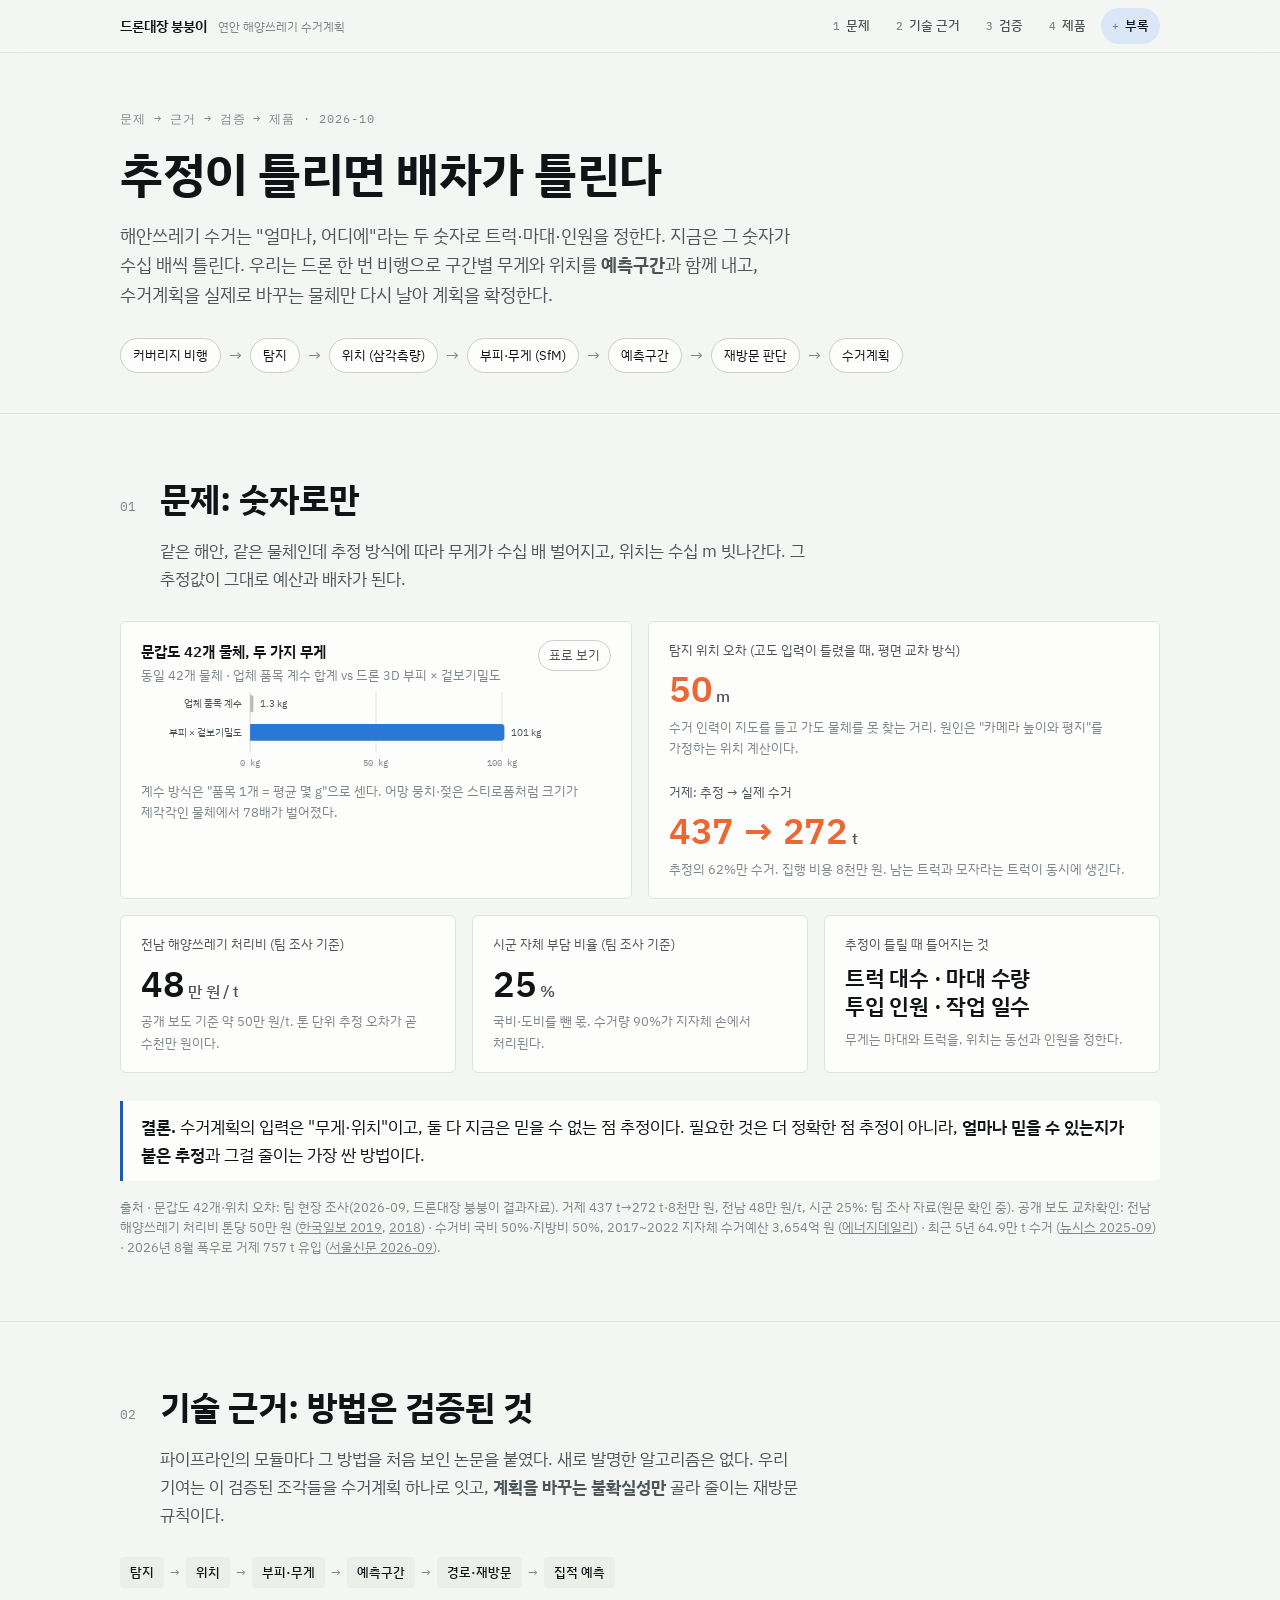
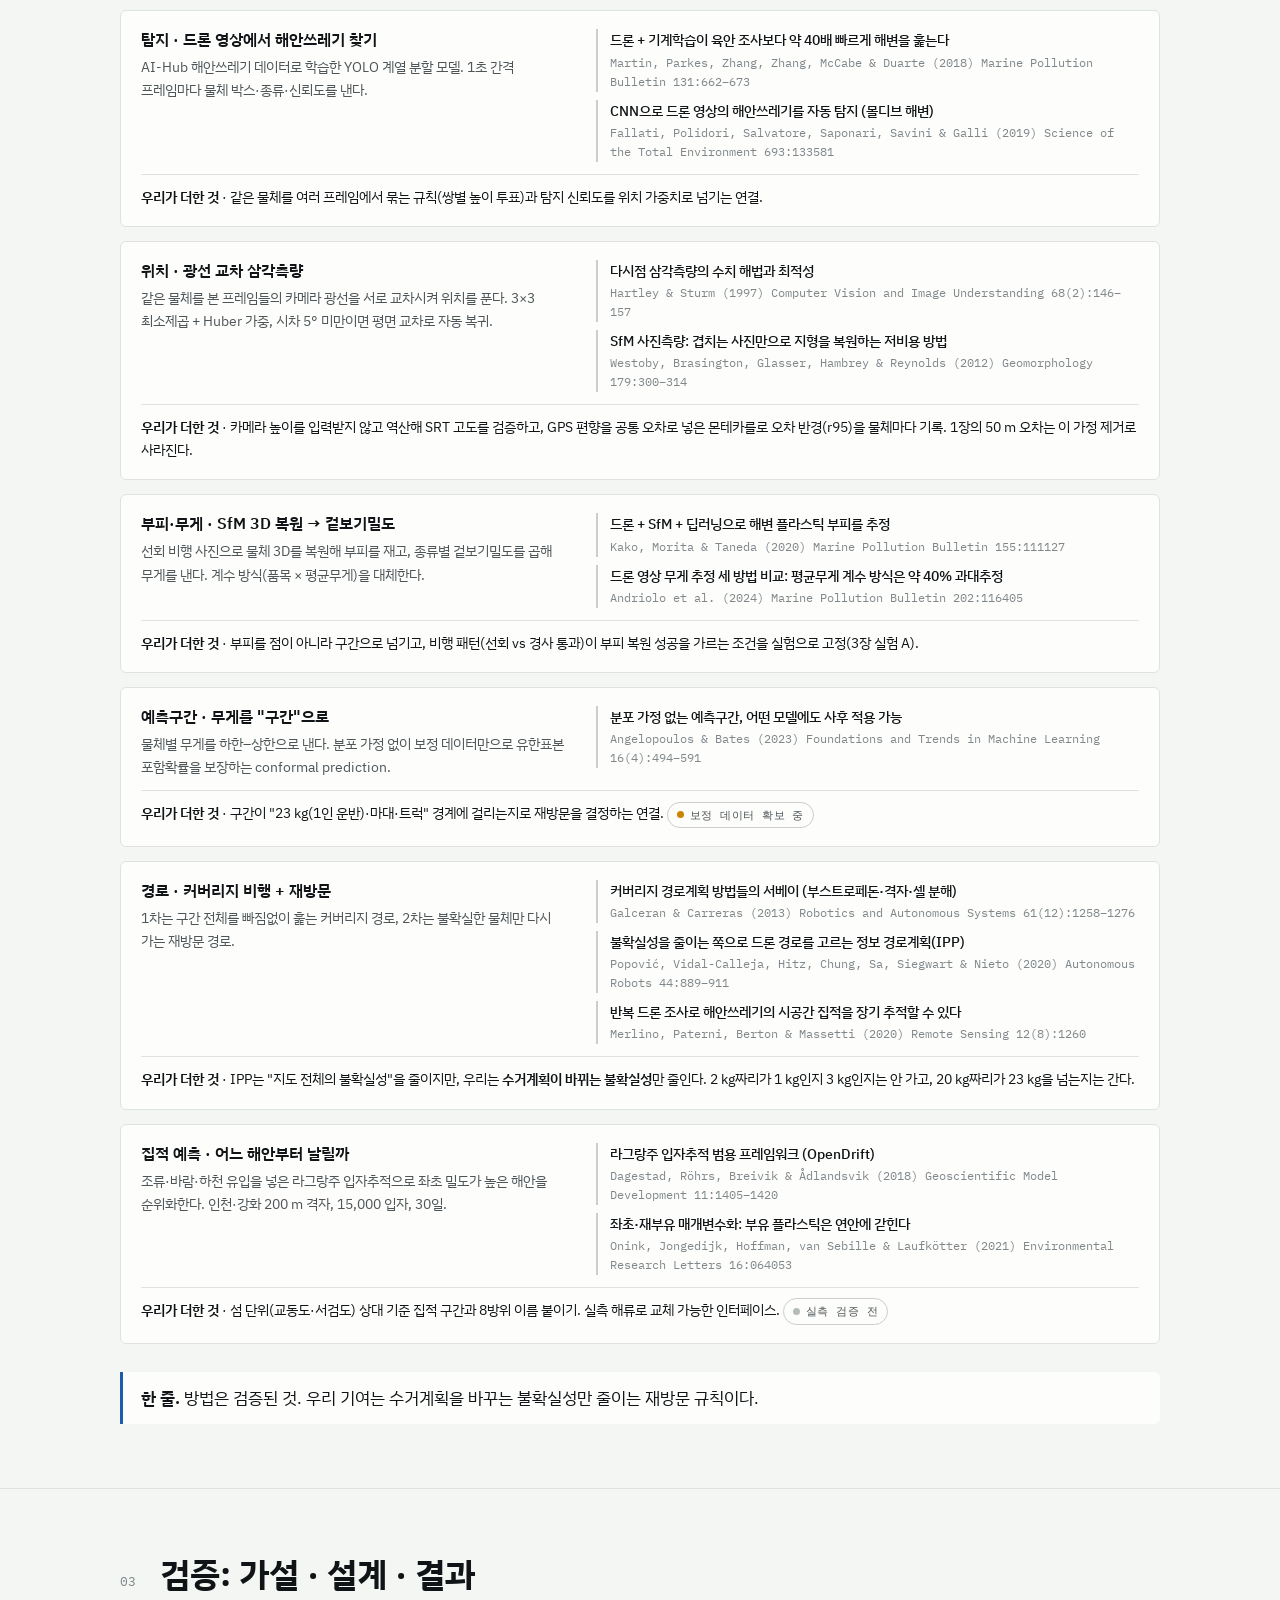
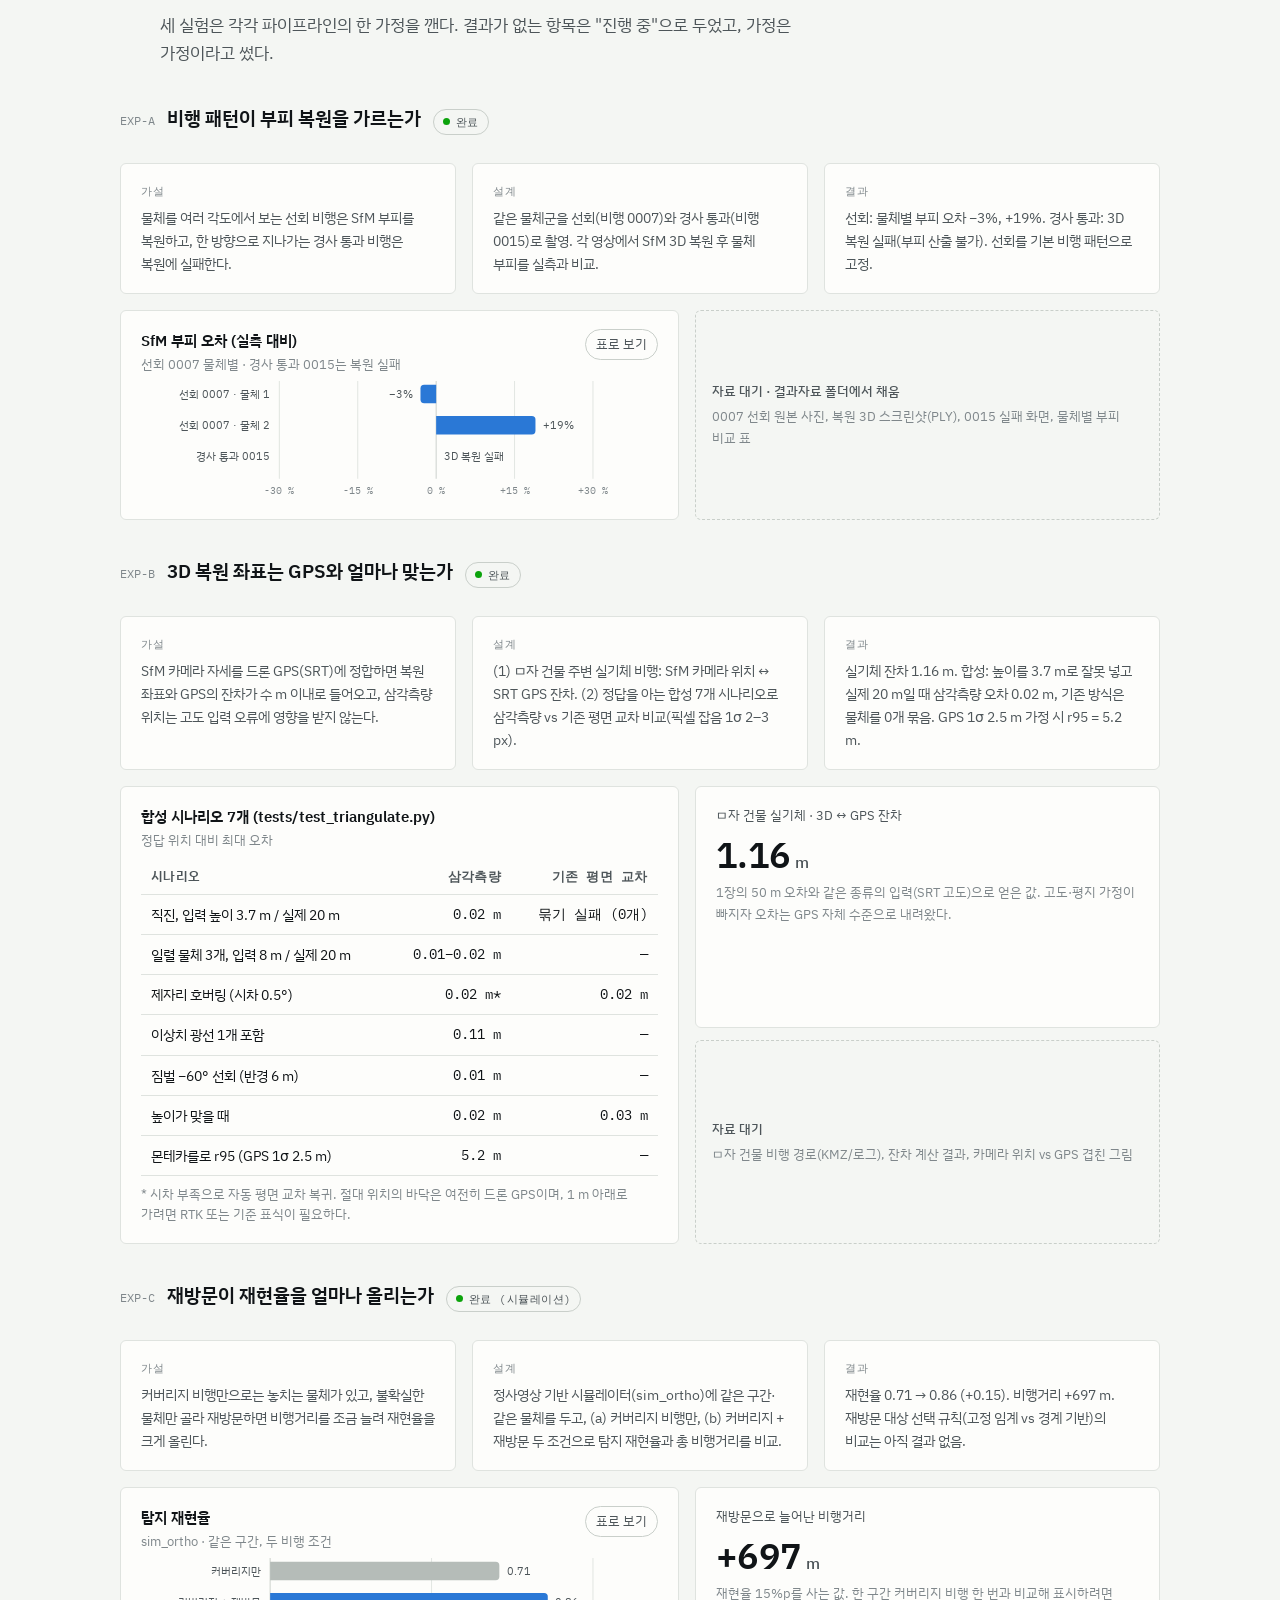
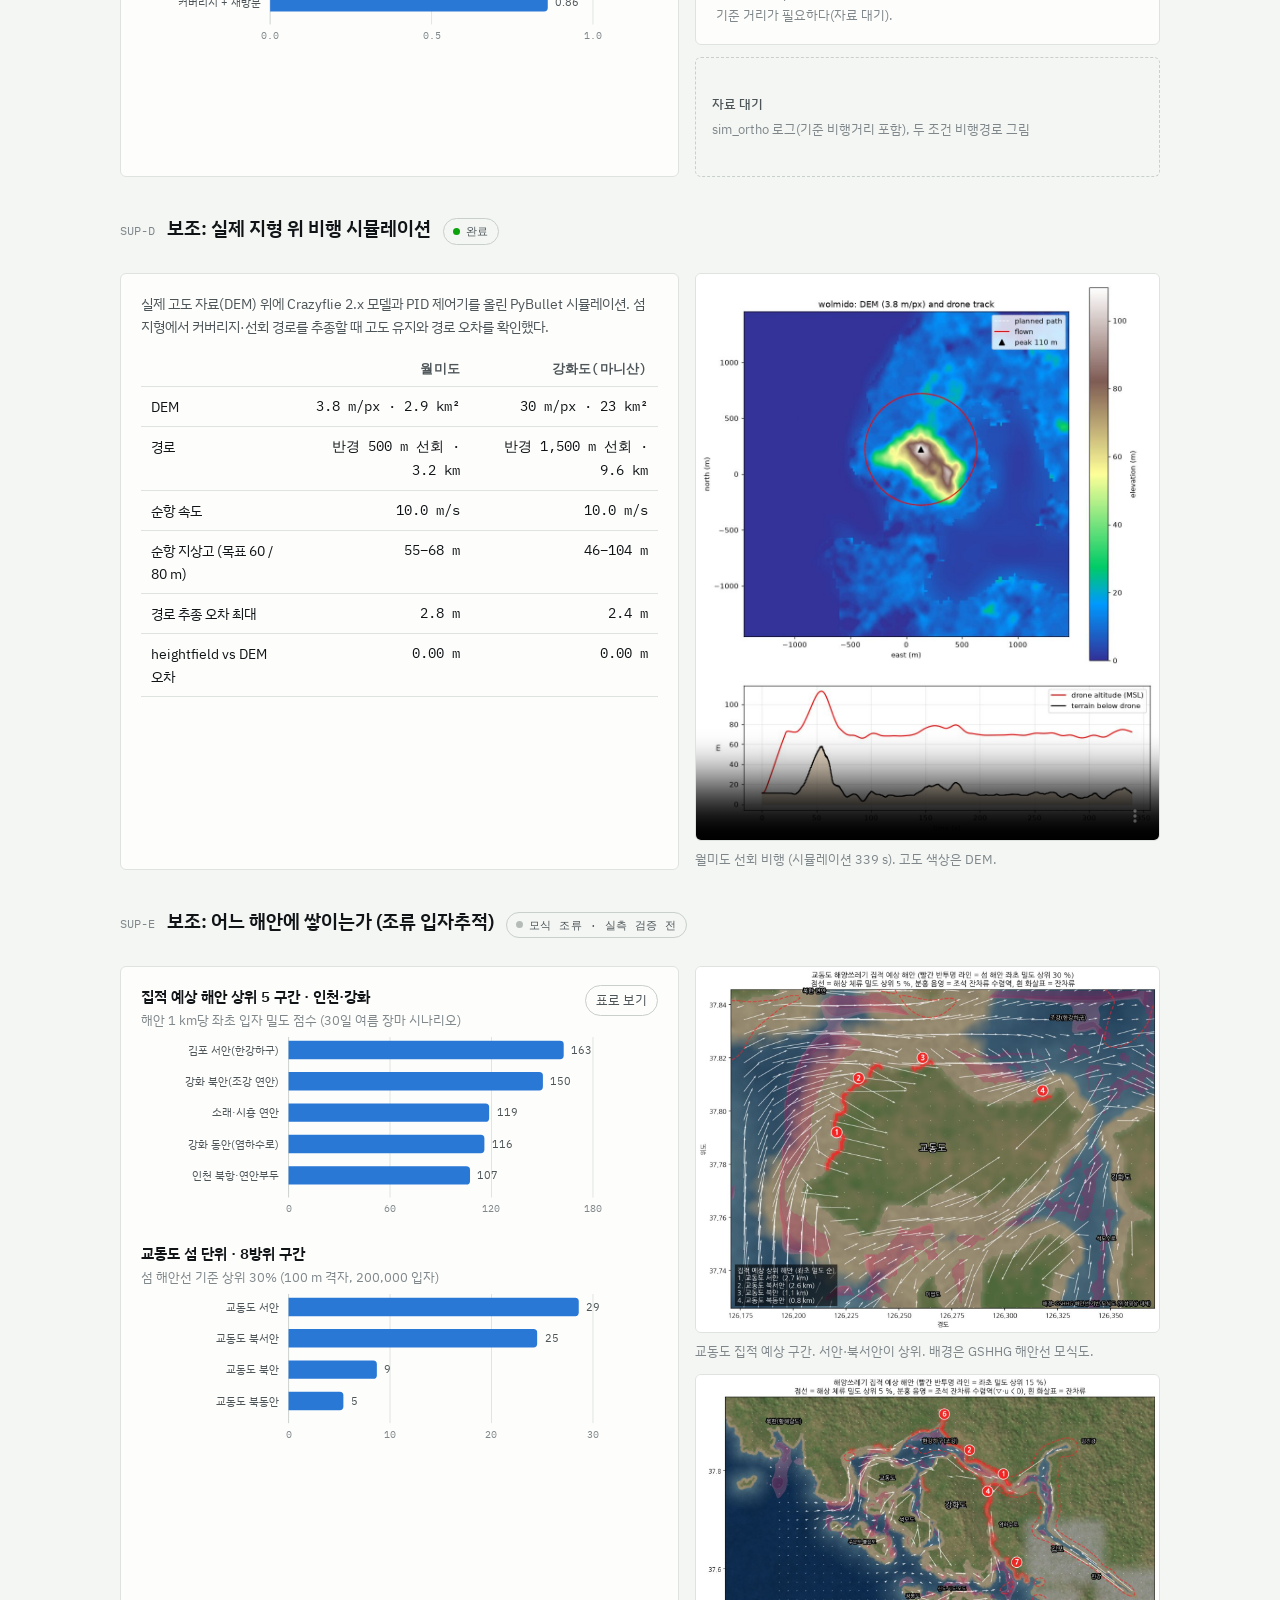
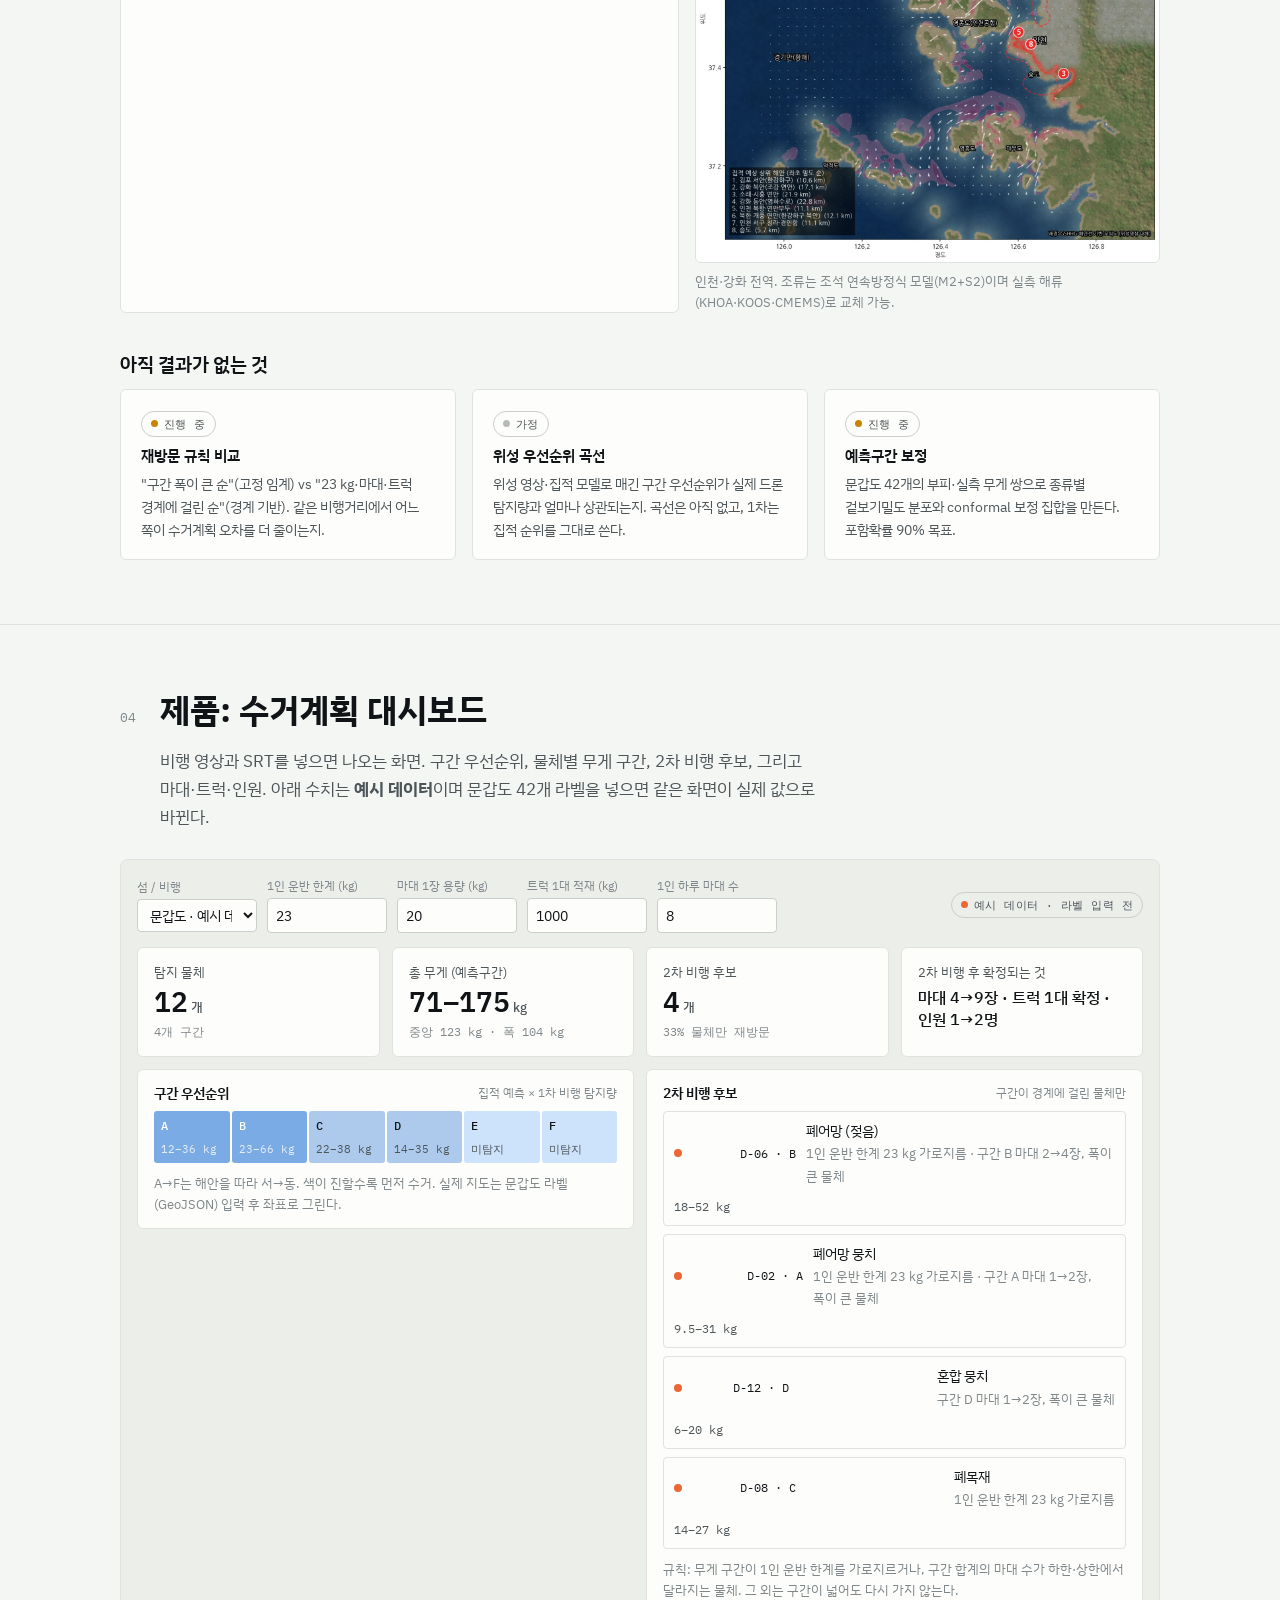
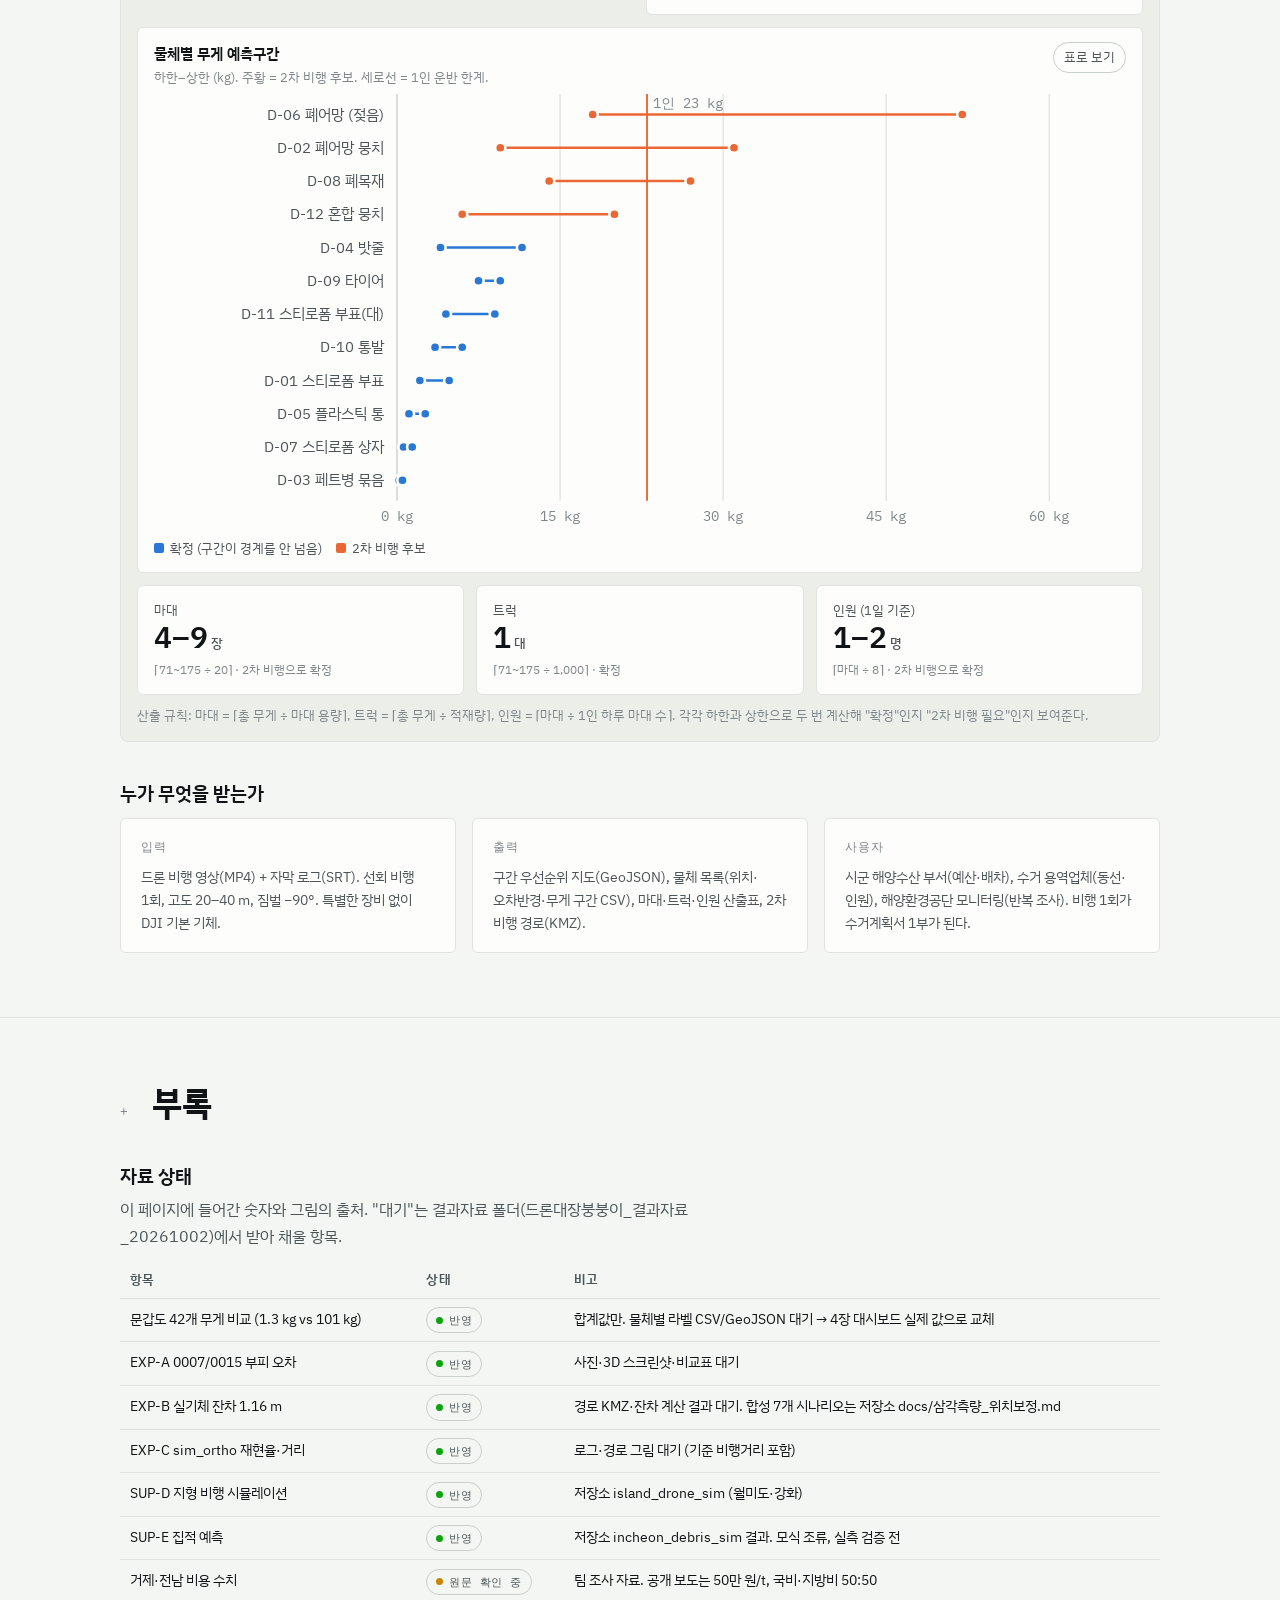
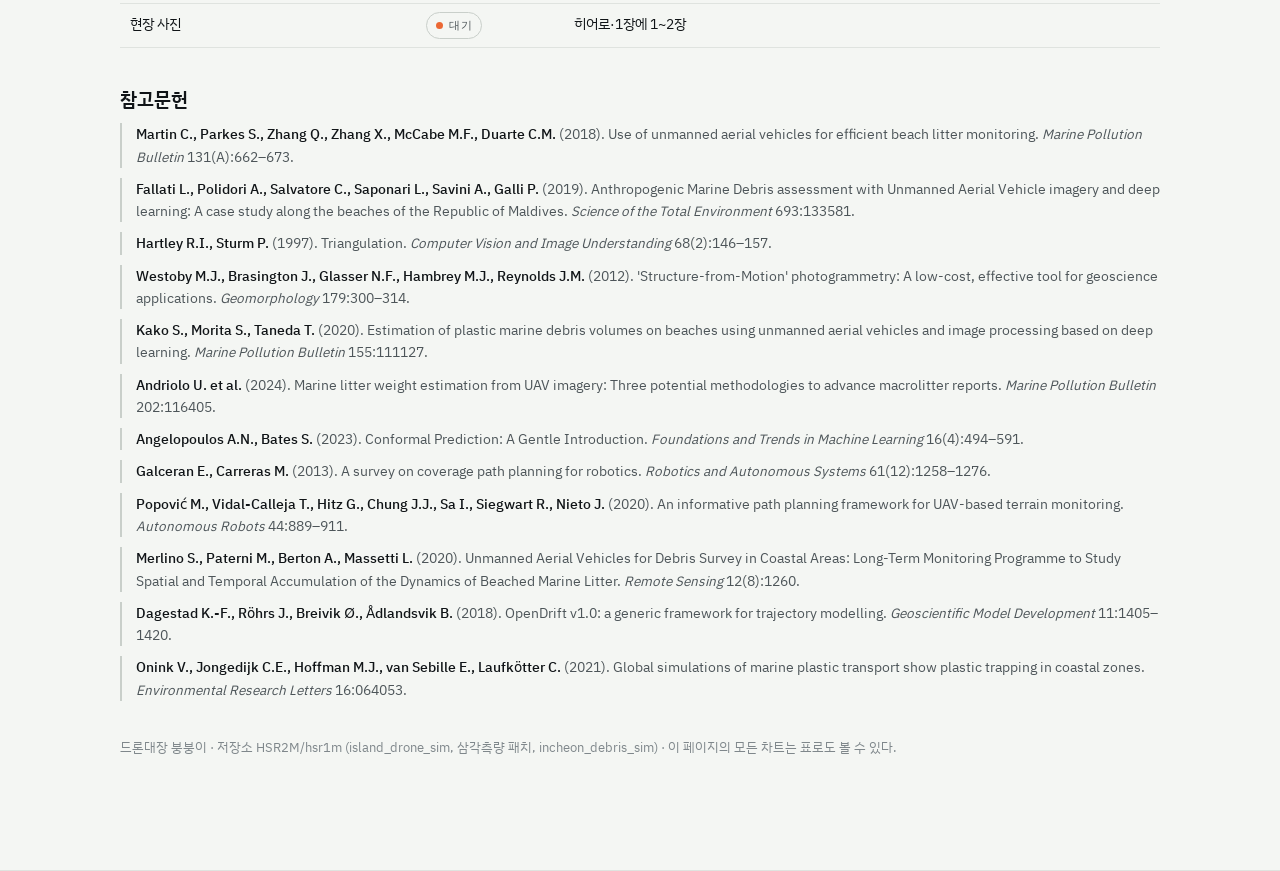
<file: site/index.html>
<!doctype html>
<html lang="ko">
<head>
<meta charset="utf-8">
<meta name="viewport" content="width=device-width,initial-scale=1,viewport-fit=cover">
<title>드론대장 붕붕이 수거계획</title>
<link rel="stylesheet" href="https://fonts.googleapis.com/css2?family=IBM+Plex+Sans+KR:wght@400;500;600;700&family=IBM+Plex+Mono:wght@400;500&display=swap">
<style>
/* 레이아웃: 상단 고정 챕터 내비 + 한 줄 본문(최대 1080px). 4장(제품)만 대시보드 격자로 넓어진다. */
:root{
  --bg:#f4f6f3; --surface:#fdfdfb; --surface-2:#eceeea;
  --fg:#101417; --fg-2:#4d5559; --muted:#7f878b;
  --line:#dfe3df; --line-2:#c9cfca;
  --accent:#1c5cab; --accent-soft:#dbe7f7;
  --s1:#2a78d6; --s1-soft:#cde2fb; --s2:#eb6834; --s2-soft:#fde0d3; --neutral-mark:#b5bcb8;
  --good:#0ca30c; --warn:#c98500; --crit:#d03b3b;
  --sans:"IBM Plex Sans KR",system-ui,-apple-system,"Segoe UI","Apple SD Gothic Neo","Malgun Gothic",sans-serif;
  --mono:"IBM Plex Mono",ui-monospace,SFMono-Regular,Menlo,Consolas,monospace;
  --radius:6px;
}
@media (prefers-color-scheme: dark){
  :root:not([data-theme="light"]){
    --bg:#121518; --surface:#1b1f23; --surface-2:#23282d;
    --fg:#f2f3f1; --fg-2:#c3c8c4; --muted:#8c9497;
    --line:#2c3237; --line-2:#3a4147;
    --accent:#6ea6ee; --accent-soft:#1e2f45;
    --s1:#3987e5; --s1-soft:#1e3a5c; --s2:#d95926; --s2-soft:#4a2416; --neutral-mark:#55605f;
    --good:#0ca30c; --warn:#fab219; --crit:#e66767;
    color-scheme:dark;
  }
}
:root[data-theme="dark"]{
  --bg:#121518; --surface:#1b1f23; --surface-2:#23282d;
  --fg:#f2f3f1; --fg-2:#c3c8c4; --muted:#8c9497;
  --line:#2c3237; --line-2:#3a4147;
  --accent:#6ea6ee; --accent-soft:#1e2f45;
  --s1:#3987e5; --s1-soft:#1e3a5c; --s2:#d95926; --s2-soft:#4a2416; --neutral-mark:#55605f;
  --good:#0ca30c; --warn:#fab219; --crit:#e66767;
  color-scheme:dark;
}
*{box-sizing:border-box}
body{background:var(--bg);color:var(--fg);font-family:var(--sans);font-size:16px;line-height:1.65;margin:0;-webkit-text-size-adjust:100%;word-break:keep-all;overflow-wrap:anywhere}
a{color:var(--accent)}
h1,h2,h3,h4{text-wrap:balance;margin:0;line-height:1.25}
p{margin:0}
.wrap{max-width:1080px;margin:0 auto;padding-inline:20px}
.prose{max-width:66ch}
.eyebrow{font-family:var(--mono);font-size:12px;letter-spacing:.08em;text-transform:uppercase;color:var(--muted)}
.mono{font-family:var(--mono)}
.num{font-variant-numeric:tabular-nums}
.muted{color:var(--muted)}
.fg2{color:var(--fg-2)}

/* 내비 */
.nav{position:sticky;top:env(safe-area-inset-top,0px);z-index:20;background:color-mix(in srgb,var(--bg) 88%,transparent);backdrop-filter:blur(8px);border-bottom:1px solid var(--line)}
.nav .wrap{display:flex;align-items:center;gap:10px;min-height:52px;flex-wrap:wrap;padding-block:6px}
.nav .brand{font-weight:600;font-size:14px;margin-right:auto;white-space:nowrap}
.nav .brand small{font-weight:400;color:var(--muted);margin-left:8px}
.nav ol{list-style:none;margin:0;padding:0;display:flex;gap:4px;flex-wrap:wrap}
.nav a{display:inline-flex;align-items:center;gap:6px;padding:6px 10px;border-radius:999px;text-decoration:none;color:var(--fg-2);font-size:13px;font-weight:500;border:1px solid transparent}
.nav a .k{font-family:var(--mono);font-size:11px;color:var(--muted)}
.nav a:hover{background:var(--surface-2)}
.nav a[aria-current="true"]{background:var(--accent-soft);color:var(--fg);border-color:transparent}
.nav a:focus-visible,button:focus-visible,input:focus-visible,[tabindex]:focus-visible{outline:2px solid var(--accent);outline-offset:2px}

/* 히어로 */
.hero{padding-block:56px 40px;border-bottom:1px solid var(--line)}
.hero h1{font-size:clamp(30px,5vw,48px);font-weight:700;letter-spacing:-.01em;margin-top:14px}
.hero .lead{font-size:18px;color:var(--fg-2);margin-top:18px;max-width:62ch}
.hero .flow{display:flex;gap:8px;flex-wrap:wrap;margin-top:28px;align-items:center}
.hero .flow span{padding:6px 12px;border:1px solid var(--line-2);border-radius:999px;font-size:13px;background:var(--surface)}
.hero .flow i{color:var(--muted);font-style:normal}

/* 섹션 */
section.ch{padding-block:64px;border-bottom:1px solid var(--line)}
.ch-head{display:grid;grid-template-columns:auto 1fr;gap:16px 24px;align-items:baseline;margin-bottom:28px}
.ch-head .no{font-family:var(--mono);font-size:13px;color:var(--muted);padding-top:6px}
.ch-head h2{font-size:clamp(24px,3.4vw,34px);font-weight:700}
.ch-head .sub{grid-column:2;color:var(--fg-2);max-width:66ch;font-size:17px}
.block{margin-top:40px}
.block > h3{font-size:19px;font-weight:600;margin-bottom:8px}
.block > .prose{color:var(--fg-2)}
.grid{display:grid;gap:16px}
.g2{grid-template-columns:repeat(2,minmax(0,1fr))}
.g3{grid-template-columns:repeat(3,minmax(0,1fr))}
.g4{grid-template-columns:repeat(4,minmax(0,1fr))}
@media (max-width:860px){.g3,.g4{grid-template-columns:repeat(2,minmax(0,1fr))}}
@media (max-width:560px){.g2,.g3,.g4{grid-template-columns:1fr}.ch-head{grid-template-columns:1fr}.ch-head .sub{grid-column:1}.nav .brand small{display:none}.nav .wrap{gap:6px}.kpis{grid-template-columns:1fr 1fr}.seg{grid-template-columns:repeat(3,minmax(0,1fr))}.dash .bar input,.dash .bar select{width:100px}}

/* 카드·타일 */
.card{background:var(--surface);border:1px solid var(--line);border-radius:var(--radius);padding:18px 20px;min-width:0}
.tile .label{font-size:13px;color:var(--fg-2)}
.tile .value{font-size:36px;font-weight:600;line-height:1.1;margin-top:8px;letter-spacing:-.01em}
.tile .value small{font-size:16px;font-weight:500;color:var(--fg-2);margin-left:4px}
.tile .note{font-size:13px;color:var(--muted);margin-top:8px}
.tile.alert .value{color:var(--s2)}
.hero-fig{font-size:clamp(44px,7vw,72px);font-weight:600;line-height:1;letter-spacing:-.02em}
.callout{border-left:3px solid var(--accent);padding:12px 18px;background:var(--surface);border-radius:0 var(--radius) var(--radius) 0;font-size:17px}
.callout b{font-weight:600}
.pill{display:inline-flex;align-items:center;gap:6px;font-family:var(--mono);font-size:11px;letter-spacing:.04em;padding:3px 9px;border-radius:999px;border:1px solid var(--line-2);color:var(--fg-2);white-space:nowrap}
.pill::before{content:"";width:7px;height:7px;border-radius:50%;background:var(--neutral-mark)}
.pill.done::before{background:var(--good)}
.pill.run::before{background:var(--warn)}
.pill.plan::before{background:var(--neutral-mark)}
.pill.wait::before{background:var(--s2)}
.slot{border:1.5px dashed var(--line-2);border-radius:var(--radius);padding:16px;color:var(--muted);font-size:13px;display:flex;flex-direction:column;gap:4px;justify-content:center;min-height:120px;background:transparent}
.slot b{color:var(--fg-2);font-weight:500}
figure{margin:0}
figure img,figure video{display:block;width:100%;max-width:100%;height:auto;border-radius:var(--radius);border:1px solid var(--line)}
figcaption{font-size:13px;color:var(--muted);margin-top:8px}
.srcs{font-size:12.5px;color:var(--muted);margin-top:16px;line-height:1.6}
.srcs a{color:var(--muted)}

/* 표 */
.tbl{width:100%;border-collapse:collapse;font-size:14px}
.tbl th,.tbl td{text-align:left;padding:8px 10px;border-bottom:1px solid var(--line);vertical-align:top}
.tbl th{font-weight:600;color:var(--fg-2);font-size:12.5px;letter-spacing:.02em}
.tbl td.n,.tbl th.n{text-align:right;font-family:var(--mono);font-variant-numeric:tabular-nums}
.tblwrap{overflow-x:auto}

/* 차트 */
.chart{position:relative}
.chart .head{display:flex;justify-content:space-between;align-items:flex-start;gap:12px;flex-wrap:wrap;margin-bottom:6px}
.chart .title{font-weight:600;font-size:15px}
.chart .desc{font-size:13px;color:var(--muted)}
.chart svg{display:block;width:100%;height:auto;overflow:visible}
.chart text{font-family:var(--sans);font-size:12px;fill:var(--fg-2)}
.chart text.axis{fill:var(--muted);font-family:var(--mono);font-size:11px}
.chart .grid{stroke:var(--line);stroke-width:1}
.chart .base{stroke:var(--line-2);stroke-width:1}
.chart .mark{cursor:default}
.chart .mark:focus{outline:none}
.chart .mark:hover,.chart .mark:focus{filter:brightness(.92)}
.legend{display:flex;gap:14px;flex-wrap:wrap;font-size:12.5px;color:var(--fg-2);margin-top:6px}
.legend span{display:inline-flex;align-items:center;gap:6px}
.legend i{width:10px;height:10px;border-radius:2px;display:inline-block}
.btn{font:inherit;font-size:12.5px;padding:4px 10px;border:1px solid var(--line-2);background:var(--surface);color:var(--fg-2);border-radius:999px;cursor:pointer}
.btn:hover{background:var(--surface-2)}
.tip{position:fixed;z-index:50;pointer-events:none;background:var(--fg);color:var(--bg);font-size:12.5px;padding:6px 9px;border-radius:4px;max-width:260px;line-height:1.45;box-shadow:0 2px 10px rgba(0,0,0,.18)}
.tip[hidden]{display:none}

/* 2장 모듈 */
.mod{display:grid;grid-template-columns:1fr;gap:14px}
.mod .card{display:grid;grid-template-columns:minmax(0,1.1fr) minmax(0,1.4fr);gap:8px 28px}
@media (max-width:760px){.mod .card{grid-template-columns:1fr}}
.mod h4{font-size:16px;font-weight:600;margin-bottom:6px}
.mod .what{font-size:14px;color:var(--fg-2)}
.mod .refs{font-size:13.5px;display:flex;flex-direction:column;gap:8px}
.mod .ref{padding-left:12px;border-left:2px solid var(--line-2)}
.mod .ref b{font-weight:500;color:var(--fg)}
.mod .ref .cite{font-family:var(--mono);font-size:11.5px;color:var(--muted);display:block;margin-top:2px}
.mod .ours{grid-column:1/-1;font-size:14px;padding-top:10px;border-top:1px solid var(--line);margin-top:4px}
.mod .ours b{font-weight:600}
.pipe{display:flex;gap:6px;flex-wrap:wrap;align-items:center;margin:6px 0 22px}
.pipe span{padding:5px 10px;border-radius:4px;background:var(--surface-2);font-size:13px;font-weight:500}
.pipe i{color:var(--muted);font-style:normal;font-size:12px}

/* 3장 실험 */
.exp{display:grid;grid-template-columns:minmax(0,1fr);gap:16px}
.exp .meta{display:grid;grid-template-columns:repeat(3,minmax(0,1fr));gap:16px}
@media (max-width:760px){.exp .meta{grid-template-columns:1fr}}
.exp .meta h5{font-family:var(--mono);font-size:11px;letter-spacing:.08em;color:var(--muted);text-transform:uppercase;margin:0 0 6px;font-weight:500}
.exp .meta p{font-size:14px;color:var(--fg-2)}
.exp-head{display:flex;align-items:baseline;gap:12px;flex-wrap:wrap;margin-bottom:12px}
.exp-head h3{font-size:19px;font-weight:600}
.exp-head .id{font-family:var(--mono);font-size:12px;color:var(--muted)}
.result{display:grid;grid-template-columns:minmax(0,1.2fr) minmax(0,1fr);gap:16px}
@media (max-width:760px){.result{grid-template-columns:1fr}}
.kv{display:grid;grid-template-columns:auto 1fr;gap:4px 14px;font-size:14px}
.kv dt{color:var(--muted)}
.kv dd{margin:0;font-family:var(--mono);font-variant-numeric:tabular-nums}

/* 4장 대시보드 */
.dash{background:var(--surface-2);border:1px solid var(--line);border-radius:8px;padding:16px}
.dash .bar{display:flex;gap:10px;flex-wrap:wrap;align-items:center;margin-bottom:14px}
.dash .bar .f{display:flex;flex-direction:column;gap:2px;font-size:12px;color:var(--muted)}
.dash .bar input,.dash .bar select{font:inherit;font-size:14px;padding:5px 8px;border:1px solid var(--line-2);border-radius:4px;background:var(--surface);color:var(--fg);width:120px}
.dash .bar .spacer{flex:1}
.dash .grid{gap:12px}
.dash .card{padding:14px 16px}
.dash .card h4{font-size:14px;font-weight:600;margin-bottom:10px;display:flex;justify-content:space-between;align-items:center;gap:8px}
.kpis{display:grid;grid-template-columns:repeat(4,minmax(0,1fr));gap:12px}
@media (max-width:860px){.kpis{grid-template-columns:repeat(2,minmax(0,1fr))}}
.kpi .label{font-size:12.5px;color:var(--fg-2)}
.kpi .value{font-size:28px;font-weight:600;margin-top:4px;line-height:1.1}
.kpi .value small{font-size:13px;font-weight:500;color:var(--fg-2);margin-left:3px}
.kpi .range{font-family:var(--mono);font-size:12px;color:var(--muted);margin-top:4px}
.seg{display:grid;grid-template-columns:repeat(6,minmax(0,1fr));gap:2px}
.seg div{height:52px;border-radius:3px;display:flex;flex-direction:column;justify-content:space-between;padding:5px 7px;font-size:12px;color:var(--fg);position:relative}
.seg div b{font-family:var(--mono);font-weight:500}
.seg div small{font-family:var(--mono);font-size:10.5px;color:var(--fg-2)}
.seg .lvl1{background:var(--s1-soft)}
.seg .lvl2{background:color-mix(in srgb,var(--s1) 38%,var(--surface))}
.seg .lvl3{background:color-mix(in srgb,var(--s1) 62%,var(--surface));color:#fff}
.seg .lvl3 small{color:rgba(255,255,255,.8)}
.cands{list-style:none;margin:0;padding:0;display:flex;flex-direction:column;gap:8px;font-size:13.5px}
.cands li{display:grid;grid-template-columns:auto 1fr auto;gap:10px;align-items:center;padding:8px 10px;border:1px solid var(--line);border-radius:4px;background:var(--surface)}
.cands li .why{color:var(--muted);font-size:12.5px}
.cands li .id{font-family:var(--mono);font-size:12px;white-space:nowrap}
.cands li .rng{font-family:var(--mono);font-size:12px;color:var(--fg-2);white-space:nowrap}
.cands li::before{content:"";width:8px;height:8px;border-radius:50%;background:var(--s2);margin-right:2px}
.dash .note{font-size:12.5px;color:var(--muted);margin-top:10px}
.out{display:grid;grid-template-columns:repeat(3,minmax(0,1fr));gap:12px}
@media (max-width:560px){.out{grid-template-columns:1fr}}
.out .card{text-align:left}
.out .value{font-size:30px;font-weight:600;line-height:1.1}
.out .value small{font-size:13px;color:var(--fg-2);font-weight:500;margin-left:3px}
.out .rule{font-size:12px;color:var(--muted);margin-top:6px}

/* 부록 */
.refs-list{list-style:none;margin:0;padding:0;display:grid;gap:10px;font-size:13.5px}
.refs-list li{padding-left:14px;border-left:2px solid var(--line-2);color:var(--fg-2)}
.refs-list b{color:var(--fg);font-weight:500}
.status-tbl td:first-child{white-space:nowrap}
footer{padding-block:36px 48px;font-size:13px;color:var(--muted)}
@media (prefers-reduced-motion:no-preference){html{scroll-behavior:smooth}}
</style>

<nav class="nav" aria-label="챕터">
  <div class="wrap">
    <div class="brand">드론대장 붕붕이 <small>연안 해양쓰레기 수거계획</small></div>
    <ol>
      <li><a href="#problem"><span class="k">1</span>문제</a></li>
      <li><a href="#evidence"><span class="k">2</span>기술 근거</a></li>
      <li><a href="#validation"><span class="k">3</span>검증</a></li>
      <li><a href="#product"><span class="k">4</span>제품</a></li>
      <li><a href="#appendix"><span class="k">+</span>부록</a></li>
    </ol>
  </div>
</nav>

<header class="hero">
  <div class="wrap">
    <div class="eyebrow">문제 → 근거 → 검증 → 제품 · 2026-10</div>
    <h1>추정이 틀리면 배차가 틀린다</h1>
    <p class="lead">해안쓰레기 수거는 "얼마나, 어디에"라는 두 숫자로 트럭·마대·인원을 정한다. 지금은 그 숫자가 수십 배씩 틀린다. 우리는 드론 한 번 비행으로 구간별 무게와 위치를 <b>예측구간</b>과 함께 내고, 수거계획을 실제로 바꾸는 물체만 다시 날아 계획을 확정한다.</p>
    <div class="flow" aria-label="파이프라인">
      <span>커버리지 비행</span><i>→</i><span>탐지</span><i>→</i><span>위치 (삼각측량)</span><i>→</i><span>부피·무게 (SfM)</span><i>→</i><span>예측구간</span><i>→</i><span>재방문 판단</span><i>→</i><span>수거계획</span>
    </div>
  </div>
</header>

<!-- ───────────── 1. 문제 ───────────── -->
<section class="ch" id="problem">
  <div class="wrap">
    <div class="ch-head">
      <div class="no">01</div>
      <h2>문제: 숫자로만</h2>
      <p class="sub">같은 해안, 같은 물체인데 추정 방식에 따라 무게가 수십 배 벌어지고, 위치는 수십 m 빗나간다. 그 추정값이 그대로 예산과 배차가 된다.</p>
    </div>

    <div class="grid g2">
      <div class="card chart" id="c-weight">
        <div class="head"><div><div class="title">문갑도 42개 물체, 두 가지 무게</div><div class="desc">동일 42개 물체 · 업체 품목 계수 합계 vs 드론 3D 부피 × 겉보기밀도</div></div><button class="btn" data-table="t-weight" type="button">표로 보기</button></div>
        <div class="viz"></div>
        <table class="tbl" id="t-weight" hidden><thead><tr><th>추정 방식</th><th class="n">무게 (kg)</th></tr></thead><tbody><tr><td>업체 품목 계수</td><td class="n">1.3</td></tr><tr><td>부피 × 겉보기밀도</td><td class="n">101</td></tr></tbody></table>
        <p class="note muted" style="font-size:13px;margin-top:8px">계수 방식은 "품목 1개 = 평균 몇 g"으로 센다. 어망 뭉치·젖은 스티로폼처럼 크기가 제각각인 물체에서 78배가 벌어졌다.</p>
      </div>
      <div class="card tile alert">
        <div class="label">탐지 위치 오차 (고도 입력이 틀렸을 때, 평면 교차 방식)</div>
        <div class="value">50<small>m</small></div>
        <div class="note">수거 인력이 지도를 들고 가도 물체를 못 찾는 거리. 원인은 "카메라 높이와 평지"를 가정하는 위치 계산이다.</div>
        <div class="label" style="margin-top:22px">거제: 추정 → 실제 수거</div>
        <div class="value num">437 → 272<small>t</small></div>
        <div class="note">추정의 62%만 수거. 집행 비용 8천만 원. 남는 트럭과 모자라는 트럭이 동시에 생긴다.</div>
      </div>
    </div>

    <div class="grid g3" style="margin-top:16px">
      <div class="card tile"><div class="label">전남 해양쓰레기 처리비 (팀 조사 기준)</div><div class="value">48<small>만 원 / t</small></div><div class="note">공개 보도 기준 약 50만 원/t. 톤 단위 추정 오차가 곧 수천만 원이다.</div></div>
      <div class="card tile"><div class="label">시군 자체 부담 비율 (팀 조사 기준)</div><div class="value">25<small>%</small></div><div class="note">국비·도비를 뺀 몫. 수거량 90%가 지자체 손에서 처리된다.</div></div>
      <div class="card tile"><div class="label">추정이 틀릴 때 틀어지는 것</div><div class="value" style="font-size:22px;line-height:1.3">트럭 대수 · 마대 수량<br>투입 인원 · 작업 일수</div><div class="note">무게는 마대와 트럭을, 위치는 동선과 인원을 정한다.</div></div>
    </div>

    <div class="callout" style="margin-top:28px"><b>결론.</b> 수거계획의 입력은 "무게·위치"이고, 둘 다 지금은 믿을 수 없는 점 추정이다. 필요한 것은 더 정확한 점 추정이 아니라, <b>얼마나 믿을 수 있는지가 붙은 추정</b>과 그걸 줄이는 가장 싼 방법이다.</div>

    <p class="srcs">출처 · 문갑도 42개·위치 오차: 팀 현장 조사(2026-09, 드론대장 붕붕이 결과자료). 거제 437 t→272 t·8천만 원, 전남 48만 원/t, 시군 25%: 팀 조사 자료(원문 확인 중). 공개 보도 교차확인: 전남 해양쓰레기 처리비 톤당 50만 원 (<a href="https://www.hankookilbo.com/news/article/201904171524371952" target="_blank" rel="noopener">한국일보 2019</a>, <a href="https://www.hankookilbo.com/news/article/201809041565041296" target="_blank" rel="noopener">2018</a>) · 수거비 국비 50%·지방비 50%, 2017~2022 지자체 수거예산 3,654억 원 (<a href="https://www.energydaily.co.kr/news/articleView.html?idxno=131597" target="_blank" rel="noopener">에너지데일리</a>) · 최근 5년 64.9만 t 수거 (<a href="https://www.newsis.com/view/NISX20250924_0003341637" target="_blank" rel="noopener">뉴시스 2025-09</a>) · 2026년 8월 폭우로 거제 757 t 유입 (<a href="https://go.seoul.co.kr/news/newsView.php?id=20260909500324" target="_blank" rel="noopener">서울신문 2026-09</a>).</p>
  </div>
</section>

<!-- ───────────── 2. 기술 근거 ───────────── -->
<section class="ch" id="evidence">
  <div class="wrap">
    <div class="ch-head">
      <div class="no">02</div>
      <h2>기술 근거: 방법은 검증된 것</h2>
      <p class="sub">파이프라인의 모듈마다 그 방법을 처음 보인 논문을 붙였다. 새로 발명한 알고리즘은 없다. 우리 기여는 이 검증된 조각들을 수거계획 하나로 잇고, <b>계획을 바꾸는 불확실성만</b> 골라 줄이는 재방문 규칙이다.</p>
    </div>

    <div class="pipe" aria-hidden="true"><span>탐지</span><i>→</i><span>위치</span><i>→</i><span>부피·무게</span><i>→</i><span>예측구간</span><i>→</i><span>경로·재방문</span><i>→</i><span>집적 예측</span></div>

    <div class="mod">
      <div class="card">
        <div><h4>탐지 · 드론 영상에서 해안쓰레기 찾기</h4><p class="what">AI-Hub 해안쓰레기 데이터로 학습한 YOLO 계열 분할 모델. 1초 간격 프레임마다 물체 박스·종류·신뢰도를 낸다.</p></div>
        <div class="refs">
          <div class="ref"><b>드론 + 기계학습이 육안 조사보다 약 40배 빠르게 해변을 훑는다</b><span class="cite">Martin, Parkes, Zhang, Zhang, McCabe &amp; Duarte (2018) Marine Pollution Bulletin 131:662–673</span></div>
          <div class="ref"><b>CNN으로 드론 영상의 해안쓰레기를 자동 탐지 (몰디브 해변)</b><span class="cite">Fallati, Polidori, Salvatore, Saponari, Savini &amp; Galli (2019) Science of the Total Environment 693:133581</span></div>
        </div>
        <div class="ours"><b>우리가 더한 것</b> · 같은 물체를 여러 프레임에서 묶는 규칙(쌍별 높이 투표)과 탐지 신뢰도를 위치 가중치로 넘기는 연결.</div>
      </div>

      <div class="card">
        <div><h4>위치 · 광선 교차 삼각측량</h4><p class="what">같은 물체를 본 프레임들의 카메라 광선을 서로 교차시켜 위치를 푼다. 3×3 최소제곱 + Huber 가중, 시차 5° 미만이면 평면 교차로 자동 복귀.</p></div>
        <div class="refs">
          <div class="ref"><b>다시점 삼각측량의 수치 해법과 최적성</b><span class="cite">Hartley &amp; Sturm (1997) Computer Vision and Image Understanding 68(2):146–157</span></div>
          <div class="ref"><b>SfM 사진측량: 겹치는 사진만으로 지형을 복원하는 저비용 방법</b><span class="cite">Westoby, Brasington, Glasser, Hambrey &amp; Reynolds (2012) Geomorphology 179:300–314</span></div>
        </div>
        <div class="ours"><b>우리가 더한 것</b> · 카메라 높이를 입력받지 않고 역산해 SRT 고도를 검증하고, GPS 편향을 공통 오차로 넣은 몬테카를로 오차 반경(r95)을 물체마다 기록. 1장의 50 m 오차는 이 가정 제거로 사라진다.</div>
      </div>

      <div class="card">
        <div><h4>부피·무게 · SfM 3D 복원 → 겉보기밀도</h4><p class="what">선회 비행 사진으로 물체 3D를 복원해 부피를 재고, 종류별 겉보기밀도를 곱해 무게를 낸다. 계수 방식(품목 × 평균무게)을 대체한다.</p></div>
        <div class="refs">
          <div class="ref"><b>드론 + SfM + 딥러닝으로 해변 플라스틱 부피를 추정</b><span class="cite">Kako, Morita &amp; Taneda (2020) Marine Pollution Bulletin 155:111127</span></div>
          <div class="ref"><b>드론 영상 무게 추정 세 방법 비교: 평균무게 계수 방식은 약 40% 과대추정</b><span class="cite">Andriolo et al. (2024) Marine Pollution Bulletin 202:116405</span></div>
        </div>
        <div class="ours"><b>우리가 더한 것</b> · 부피를 점이 아니라 구간으로 넘기고, 비행 패턴(선회 vs 경사 통과)이 부피 복원 성공을 가르는 조건을 실험으로 고정(3장 실험 A).</div>
      </div>

      <div class="card">
        <div><h4>예측구간 · 무게를 "구간"으로</h4><p class="what">물체별 무게를 하한–상한으로 낸다. 분포 가정 없이 보정 데이터만으로 유한표본 포함확률을 보장하는 conformal prediction.</p></div>
        <div class="refs">
          <div class="ref"><b>분포 가정 없는 예측구간, 어떤 모델에도 사후 적용 가능</b><span class="cite">Angelopoulos &amp; Bates (2023) Foundations and Trends in Machine Learning 16(4):494–591</span></div>
        </div>
        <div class="ours"><b>우리가 더한 것</b> · 구간이 "23 kg(1인 운반)·마대·트럭" 경계에 걸리는지로 재방문을 결정하는 연결. <span class="pill run">보정 데이터 확보 중</span></div>
      </div>

      <div class="card">
        <div><h4>경로 · 커버리지 비행 + 재방문</h4><p class="what">1차는 구간 전체를 빠짐없이 훑는 커버리지 경로, 2차는 불확실한 물체만 다시 가는 재방문 경로.</p></div>
        <div class="refs">
          <div class="ref"><b>커버리지 경로계획 방법들의 서베이 (부스트로페돈·격자·셀 분해)</b><span class="cite">Galceran &amp; Carreras (2013) Robotics and Autonomous Systems 61(12):1258–1276</span></div>
          <div class="ref"><b>불확실성을 줄이는 쪽으로 드론 경로를 고르는 정보 경로계획(IPP)</b><span class="cite">Popović, Vidal-Calleja, Hitz, Chung, Sa, Siegwart &amp; Nieto (2020) Autonomous Robots 44:889–911</span></div>
          <div class="ref"><b>반복 드론 조사로 해안쓰레기의 시공간 집적을 장기 추적할 수 있다</b><span class="cite">Merlino, Paterni, Berton &amp; Massetti (2020) Remote Sensing 12(8):1260</span></div>
        </div>
        <div class="ours"><b>우리가 더한 것</b> · IPP는 "지도 전체의 불확실성"을 줄이지만, 우리는 <b>수거계획이 바뀌는 불확실성</b>만 줄인다. 2 kg짜리가 1 kg인지 3 kg인지는 안 가고, 20 kg짜리가 23 kg을 넘는지는 간다.</div>
      </div>

      <div class="card">
        <div><h4>집적 예측 · 어느 해안부터 날릴까</h4><p class="what">조류·바람·하천 유입을 넣은 라그랑주 입자추적으로 좌초 밀도가 높은 해안을 순위화한다. 인천·강화 200 m 격자, 15,000 입자, 30일.</p></div>
        <div class="refs">
          <div class="ref"><b>라그랑주 입자추적 범용 프레임워크 (OpenDrift)</b><span class="cite">Dagestad, Röhrs, Breivik &amp; Ådlandsvik (2018) Geoscientific Model Development 11:1405–1420</span></div>
          <div class="ref"><b>좌초·재부유 매개변수화: 부유 플라스틱은 연안에 갇힌다</b><span class="cite">Onink, Jongedijk, Hoffman, van Sebille &amp; Laufkötter (2021) Environmental Research Letters 16:064053</span></div>
        </div>
        <div class="ours"><b>우리가 더한 것</b> · 섬 단위(교동도·서검도) 상대 기준 집적 구간과 8방위 이름 붙이기. 실측 해류로 교체 가능한 인터페이스. <span class="pill plan">실측 검증 전</span></div>
      </div>
    </div>

    <div class="callout" style="margin-top:28px"><b>한 줄.</b> 방법은 검증된 것. 우리 기여는 수거계획을 바꾸는 불확실성만 줄이는 재방문 규칙이다.</div>
  </div>
</section>

<!-- ───────────── 3. 검증 ───────────── -->
<section class="ch" id="validation">
  <div class="wrap">
    <div class="ch-head">
      <div class="no">03</div>
      <h2>검증: 가설 · 설계 · 결과</h2>
      <p class="sub">세 실험은 각각 파이프라인의 한 가정을 깬다. 결과가 없는 항목은 "진행 중"으로 두었고, 가정은 가정이라고 썼다.</p>
    </div>

    <!-- 실험 A -->
    <div class="block exp">
      <div class="exp-head"><span class="id">EXP-A</span><h3>비행 패턴이 부피 복원을 가르는가</h3><span class="pill done">완료</span></div>
      <div class="meta">
        <div class="card"><h5>가설</h5><p>물체를 여러 각도에서 보는 선회 비행은 SfM 부피를 복원하고, 한 방향으로 지나가는 경사 통과 비행은 복원에 실패한다.</p></div>
        <div class="card"><h5>설계</h5><p>같은 물체군을 선회(비행 0007)와 경사 통과(비행 0015)로 촬영. 각 영상에서 SfM 3D 복원 후 물체 부피를 실측과 비교.</p></div>
        <div class="card"><h5>결과</h5><p>선회: 물체별 부피 오차 −3%, +19%. 경사 통과: 3D 복원 실패(부피 산출 불가). 선회를 기본 비행 패턴으로 고정.</p></div>
      </div>
      <div class="result">
        <div class="card chart" id="c-expa">
          <div class="head"><div><div class="title">SfM 부피 오차 (실측 대비)</div><div class="desc">선회 0007 물체별 · 경사 통과 0015는 복원 실패</div></div><button class="btn" data-table="t-expa" type="button">표로 보기</button></div>
          <div class="viz"></div>
          <table class="tbl" id="t-expa" hidden><thead><tr><th>비행</th><th>물체</th><th class="n">부피 오차</th></tr></thead><tbody><tr><td>선회 0007</td><td>물체 1</td><td class="n">−3%</td></tr><tr><td>선회 0007</td><td>물체 2</td><td class="n">+19%</td></tr><tr><td>경사 통과 0015</td><td>—</td><td class="n">복원 실패</td></tr></tbody></table>
        </div>
        <div class="slot"><b>자료 대기 · 결과자료 폴더에서 채움</b><span>0007 선회 원본 사진, 복원 3D 스크린샷(PLY), 0015 실패 화면, 물체별 부피 비교 표</span></div>
      </div>
    </div>

    <!-- 실험 B -->
    <div class="block exp">
      <div class="exp-head"><span class="id">EXP-B</span><h3>3D 복원 좌표는 GPS와 얼마나 맞는가</h3><span class="pill done">완료</span></div>
      <div class="meta">
        <div class="card"><h5>가설</h5><p>SfM 카메라 자세를 드론 GPS(SRT)에 정합하면 복원 좌표와 GPS의 잔차가 수 m 이내로 들어오고, 삼각측량 위치는 고도 입력 오류에 영향을 받지 않는다.</p></div>
        <div class="card"><h5>설계</h5><p>(1) ㅁ자 건물 주변 실기체 비행: SfM 카메라 위치 ↔ SRT GPS 잔차. (2) 정답을 아는 합성 7개 시나리오로 삼각측량 vs 기존 평면 교차 비교(픽셀 잡음 1σ 2–3 px).</p></div>
        <div class="card"><h5>결과</h5><p>실기체 잔차 1.16 m. 합성: 높이를 3.7 m로 잘못 넣고 실제 20 m일 때 삼각측량 오차 0.02 m, 기존 방식은 물체를 0개 묶음. GPS 1σ 2.5 m 가정 시 r95 = 5.2 m.</p></div>
      </div>
      <div class="result">
        <div class="card">
          <div class="chart"><div class="head"><div><div class="title">합성 시나리오 7개 (tests/test_triangulate.py)</div><div class="desc">정답 위치 대비 최대 오차</div></div></div></div>
          <div class="tblwrap"><table class="tbl"><thead><tr><th>시나리오</th><th class="n">삼각측량</th><th class="n">기존 평면 교차</th></tr></thead><tbody>
            <tr><td>직진, 입력 높이 3.7 m / 실제 20 m</td><td class="n">0.02 m</td><td class="n">묶기 실패 (0개)</td></tr>
            <tr><td>일렬 물체 3개, 입력 8 m / 실제 20 m</td><td class="n">0.01–0.02 m</td><td class="n">—</td></tr>
            <tr><td>제자리 호버링 (시차 0.5°)</td><td class="n">0.02 m*</td><td class="n">0.02 m</td></tr>
            <tr><td>이상치 광선 1개 포함</td><td class="n">0.11 m</td><td class="n">—</td></tr>
            <tr><td>짐벌 −60° 선회 (반경 6 m)</td><td class="n">0.01 m</td><td class="n">—</td></tr>
            <tr><td>높이가 맞을 때</td><td class="n">0.02 m</td><td class="n">0.03 m</td></tr>
            <tr><td>몬테카를로 r95 (GPS 1σ 2.5 m)</td><td class="n">5.2 m</td><td class="n">—</td></tr>
          </tbody></table></div>
          <p class="muted" style="font-size:12.5px;margin-top:8px">* 시차 부족으로 자동 평면 교차 복귀. 절대 위치의 바닥은 여전히 드론 GPS이며, 1 m 아래로 가려면 RTK 또는 기준 표식이 필요하다.</p>
        </div>
        <div style="display:grid;gap:12px">
          <div class="card tile"><div class="label">ㅁ자 건물 실기체 · 3D ↔ GPS 잔차</div><div class="value">1.16<small>m</small></div><div class="note">1장의 50 m 오차와 같은 종류의 입력(SRT 고도)으로 얻은 값. 고도·평지 가정이 빠지자 오차는 GPS 자체 수준으로 내려왔다.</div></div>
          <div class="slot"><b>자료 대기</b><span>ㅁ자 건물 비행 경로(KMZ/로그), 잔차 계산 결과, 카메라 위치 vs GPS 겹친 그림</span></div>
        </div>
      </div>
    </div>

    <!-- 실험 C -->
    <div class="block exp">
      <div class="exp-head"><span class="id">EXP-C</span><h3>재방문이 재현율을 얼마나 올리는가</h3><span class="pill done">완료 (시뮬레이션)</span></div>
      <div class="meta">
        <div class="card"><h5>가설</h5><p>커버리지 비행만으로는 놓치는 물체가 있고, 불확실한 물체만 골라 재방문하면 비행거리를 조금 늘려 재현율을 크게 올린다.</p></div>
        <div class="card"><h5>설계</h5><p>정사영상 기반 시뮬레이터(sim_ortho)에 같은 구간·같은 물체를 두고, (a) 커버리지 비행만, (b) 커버리지 + 재방문 두 조건으로 탐지 재현율과 총 비행거리를 비교.</p></div>
        <div class="card"><h5>결과</h5><p>재현율 0.71 → 0.86 (+0.15). 비행거리 +697 m. 재방문 대상 선택 규칙(고정 임계 vs 경계 기반)의 비교는 아직 결과 없음.</p></div>
      </div>
      <div class="result">
        <div class="card chart" id="c-expc">
          <div class="head"><div><div class="title">탐지 재현율</div><div class="desc">sim_ortho · 같은 구간, 두 비행 조건</div></div><button class="btn" data-table="t-expc" type="button">표로 보기</button></div>
          <div class="viz"></div>
          <table class="tbl" id="t-expc" hidden><thead><tr><th>조건</th><th class="n">재현율</th><th class="n">비행거리 증가</th></tr></thead><tbody><tr><td>커버리지만</td><td class="n">0.71</td><td class="n">0 m</td></tr><tr><td>커버리지 + 재방문</td><td class="n">0.86</td><td class="n">+697 m</td></tr></tbody></table>
        </div>
        <div style="display:grid;gap:12px">
          <div class="card tile"><div class="label">재방문으로 늘어난 비행거리</div><div class="value">+697<small>m</small></div><div class="note">재현율 15%p를 사는 값. 한 구간 커버리지 비행 한 번과 비교해 표시하려면 기준 거리가 필요하다(자료 대기).</div></div>
          <div class="slot"><b>자료 대기</b><span>sim_ortho 로그(기준 비행거리 포함), 두 조건 비행경로 그림</span></div>
        </div>
      </div>
    </div>

    <!-- 보조 실험 D -->
    <div class="block exp">
      <div class="exp-head"><span class="id">SUP-D</span><h3>보조: 실제 지형 위 비행 시뮬레이션</h3><span class="pill done">완료</span></div>
      <div class="result">
        <div class="card">
          <p class="fg2" style="font-size:14px">실제 고도 자료(DEM) 위에 Crazyflie 2.x 모델과 PID 제어기를 올린 PyBullet 시뮬레이션. 섬 지형에서 커버리지·선회 경로를 추종할 때 고도 유지와 경로 오차를 확인했다.</p>
          <div class="tblwrap" style="margin-top:12px"><table class="tbl"><thead><tr><th></th><th class="n">월미도</th><th class="n">강화도(마니산)</th></tr></thead><tbody>
            <tr><td>DEM</td><td class="n">3.8 m/px · 2.9 km²</td><td class="n">30 m/px · 23 km²</td></tr>
            <tr><td>경로</td><td class="n">반경 500 m 선회 · 3.2 km</td><td class="n">반경 1,500 m 선회 · 9.6 km</td></tr>
            <tr><td>순항 속도</td><td class="n">10.0 m/s</td><td class="n">10.0 m/s</td></tr>
            <tr><td>순항 지상고 (목표 60 / 80 m)</td><td class="n">55–68 m</td><td class="n">46–104 m</td></tr>
            <tr><td>경로 추종 오차 최대</td><td class="n">2.8 m</td><td class="n">2.4 m</td></tr>
            <tr><td>heightfield vs DEM 오차</td><td class="n">0.00 m</td><td class="n">0.00 m</td></tr>
          </tbody></table></div>
        </div>
        <div style="display:grid;gap:12px">
          <figure><video src="assets/wolmido_flight.mp4" muted loop playsinline controls preload="metadata" poster="assets/wolmido_map.jpg"></video><figcaption>월미도 선회 비행 (시뮬레이션 339 s). 고도 색상은 DEM.</figcaption></figure>
        </div>
      </div>
    </div>

    <!-- 보조 실험 E -->
    <div class="block exp">
      <div class="exp-head"><span class="id">SUP-E</span><h3>보조: 어느 해안에 쌓이는가 (조류 입자추적)</h3><span class="pill plan">모식 조류 · 실측 검증 전</span></div>
      <div class="result">
        <div class="card chart" id="c-hot">
          <div class="head"><div><div class="title">집적 예상 해안 상위 5 구간 · 인천·강화</div><div class="desc">해안 1 km당 좌초 입자 밀도 점수 (30일 여름 장마 시나리오)</div></div><button class="btn" data-table="t-hot" type="button">표로 보기</button></div>
          <div class="viz"></div>
          <table class="tbl" id="t-hot" hidden><thead><tr><th>구간</th><th class="n">길이 (km)</th><th class="n">점수</th></tr></thead><tbody><tr><td>김포 서안(한강하구)</td><td class="n">10.6</td><td class="n">162.7</td></tr><tr><td>강화 북안(조강 연안)</td><td class="n">17.1</td><td class="n">150.4</td></tr><tr><td>소래·시흥 연안</td><td class="n">21.9</td><td class="n">118.6</td></tr><tr><td>강화 동안(염하수로)</td><td class="n">22.8</td><td class="n">115.8</td></tr><tr><td>인천 북항·연안부두</td><td class="n">11.1</td><td class="n">107.3</td></tr></tbody></table>
          <div class="chart" id="c-gyo" style="margin-top:22px">
            <div class="head"><div><div class="title">교동도 섬 단위 · 8방위 구간</div><div class="desc">섬 해안선 기준 상위 30% (100 m 격자, 200,000 입자)</div></div></div>
            <div class="viz"></div>
          </div>
        </div>
        <div style="display:grid;gap:12px">
          <figure><img src="assets/hotspot_map_gyodong.jpg" alt="교동도 집적 예상 지도: 서안·북서안에 빨간 반투명 라인" loading="lazy"><figcaption>교동도 집적 예상 구간. 서안·북서안이 상위. 배경은 GSHHG 해안선 모식도.</figcaption></figure>
          <figure><img src="assets/hotspot_map.jpg" alt="인천·강화 집적 예상 지도" loading="lazy"><figcaption>인천·강화 전역. 조류는 조석 연속방정식 모델(M2+S2)이며 실측 해류(KHOA·KOOS·CMEMS)로 교체 가능.</figcaption></figure>
        </div>
      </div>
    </div>

    <!-- 진행 중 -->
    <div class="block">
      <h3>아직 결과가 없는 것</h3>
      <div class="grid g3" style="margin-top:12px">
        <div class="card"><span class="pill run">진행 중</span><h4 style="font-size:15px;font-weight:600;margin-top:10px">재방문 규칙 비교</h4><p class="fg2" style="font-size:14px;margin-top:6px">"구간 폭이 큰 순"(고정 임계) vs "23 kg·마대·트럭 경계에 걸린 순"(경계 기반). 같은 비행거리에서 어느 쪽이 수거계획 오차를 더 줄이는지.</p></div>
        <div class="card"><span class="pill plan">가정</span><h4 style="font-size:15px;font-weight:600;margin-top:10px">위성 우선순위 곡선</h4><p class="fg2" style="font-size:14px;margin-top:6px">위성 영상·집적 모델로 매긴 구간 우선순위가 실제 드론 탐지량과 얼마나 상관되는지. 곡선은 아직 없고, 1차는 집적 순위를 그대로 쓴다.</p></div>
        <div class="card"><span class="pill run">진행 중</span><h4 style="font-size:15px;font-weight:600;margin-top:10px">예측구간 보정</h4><p class="fg2" style="font-size:14px;margin-top:6px">문갑도 42개의 부피·실측 무게 쌍으로 종류별 겉보기밀도 분포와 conformal 보정 집합을 만든다. 포함확률 90% 목표.</p></div>
      </div>
    </div>
  </div>
</section>

<!-- ───────────── 4. 제품 ───────────── -->
<section class="ch" id="product">
  <div class="wrap">
    <div class="ch-head">
      <div class="no">04</div>
      <h2>제품: 수거계획 대시보드</h2>
      <p class="sub">비행 영상과 SRT를 넣으면 나오는 화면. 구간 우선순위, 물체별 무게 구간, 2차 비행 후보, 그리고 마대·트럭·인원. 아래 수치는 <b>예시 데이터</b>이며 문갑도 42개 라벨을 넣으면 같은 화면이 실제 값으로 바뀐다.</p>
    </div>

    <div class="dash" id="dash">
      <div class="bar" role="group" aria-label="설정">
        <label class="f">섬 / 비행<select id="f-site"><option>문갑도 · 예시 데이터</option></select></label>
        <label class="f">1인 운반 한계 (kg)<input id="f-carry" type="number" value="23" min="5" step="1"></label>
        <label class="f">마대 1장 용량 (kg)<input id="f-bag" type="number" value="20" min="5" step="1"></label>
        <label class="f">트럭 1대 적재 (kg)<input id="f-truck" type="number" value="1000" min="100" step="50"></label>
        <label class="f">1인 하루 마대 수<input id="f-pp" type="number" value="8" min="1" step="1"></label>
        <span class="spacer"></span>
        <span class="pill wait">예시 데이터 · 라벨 입력 전</span>
      </div>

      <div class="kpis">
        <div class="card kpi"><div class="label">탐지 물체</div><div class="value" id="k-n">—</div><div class="range" id="k-n-r"></div></div>
        <div class="card kpi"><div class="label">총 무게 (예측구간)</div><div class="value" id="k-w">—</div><div class="range" id="k-w-r"></div></div>
        <div class="card kpi"><div class="label">2차 비행 후보</div><div class="value" id="k-c">—</div><div class="range" id="k-c-r"></div></div>
        <div class="card kpi"><div class="label">2차 비행 후 확정되는 것</div><div class="value" id="k-fix" style="font-size:16px;line-height:1.35;font-weight:500"></div></div>
      </div>

      <div class="grid g2" style="margin-top:12px;align-items:start">
        <div class="card">
          <h4>구간 우선순위 <span class="muted" style="font-weight:400;font-size:12px">집적 예측 × 1차 비행 탐지량</span></h4>
          <div class="seg" id="segs" aria-label="해안 구간 우선순위"></div>
          <p class="note">A→F는 해안을 따라 서→동. 색이 진할수록 먼저 수거. 실제 지도는 문갑도 라벨(GeoJSON) 입력 후 좌표로 그린다.</p>
        </div>
        <div class="card">
          <h4>2차 비행 후보 <span class="muted" style="font-weight:400;font-size:12px">구간이 경계에 걸린 물체만</span></h4>
          <ul class="cands" id="cands"></ul>
          <p class="note">규칙: 무게 구간이 1인 운반 한계를 가로지르거나, 구간 합계의 마대 수가 하한·상한에서 달라지는 물체. 그 외는 구간이 넓어도 다시 가지 않는다.</p>
        </div>
      </div>

      <div class="card chart" id="c-range" style="margin-top:12px">
        <div class="head"><div><div class="title">물체별 무게 예측구간</div><div class="desc">하한–상한 (kg). 주황 = 2차 비행 후보. 세로선 = 1인 운반 한계.</div></div><button class="btn" data-table="t-range" type="button">표로 보기</button></div>
        <div class="viz"></div>
        <div class="legend"><span><i style="background:var(--s1)"></i>확정 (구간이 경계를 안 넘음)</span><span><i style="background:var(--s2)"></i>2차 비행 후보</span></div>
        <div class="tblwrap"><table class="tbl" id="t-range" hidden><thead><tr><th>ID</th><th>구간</th><th>종류</th><th class="n">부피 (L)</th><th class="n">하한 (kg)</th><th class="n">상한 (kg)</th><th>판정</th></tr></thead><tbody></tbody></table></div>
      </div>

      <div class="out" style="margin-top:12px">
        <div class="card"><div class="label fg2" style="font-size:12.5px">마대</div><div class="value" id="o-bag">—</div><div class="rule" id="o-bag-r"></div></div>
        <div class="card"><div class="label fg2" style="font-size:12.5px">트럭</div><div class="value" id="o-truck">—</div><div class="rule" id="o-truck-r"></div></div>
        <div class="card"><div class="label fg2" style="font-size:12.5px">인원 (1일 기준)</div><div class="value" id="o-pp">—</div><div class="rule" id="o-pp-r"></div></div>
      </div>
      <p class="note">산출 규칙: 마대 = ⌈총 무게 ÷ 마대 용량⌉, 트럭 = ⌈총 무게 ÷ 적재량⌉, 인원 = ⌈마대 ÷ 1인 하루 마대 수⌉. 각각 하한과 상한으로 두 번 계산해 "확정"인지 "2차 비행 필요"인지 보여준다.</p>
    </div>

    <div class="block">
      <h3>누가 무엇을 받는가</h3>
      <div class="grid g3" style="margin-top:12px">
        <div class="card"><div class="eyebrow">입력</div><p class="fg2" style="font-size:14px;margin-top:8px">드론 비행 영상(MP4) + 자막 로그(SRT). 선회 비행 1회, 고도 20–40 m, 짐벌 −90°. 특별한 장비 없이 DJI 기본 기체.</p></div>
        <div class="card"><div class="eyebrow">출력</div><p class="fg2" style="font-size:14px;margin-top:8px">구간 우선순위 지도(GeoJSON), 물체 목록(위치·오차반경·무게 구간 CSV), 마대·트럭·인원 산출표, 2차 비행 경로(KMZ).</p></div>
        <div class="card"><div class="eyebrow">사용자</div><p class="fg2" style="font-size:14px;margin-top:8px">시군 해양수산 부서(예산·배차), 수거 용역업체(동선·인원), 해양환경공단 모니터링(반복 조사). 비행 1회가 수거계획서 1부가 된다.</p></div>
      </div>
    </div>
  </div>
</section>

<!-- ───────────── 부록 ───────────── -->
<section class="ch" id="appendix">
  <div class="wrap">
    <div class="ch-head">
      <div class="no">+</div>
      <h2>부록</h2>
    </div>

    <div class="block">
      <h3>자료 상태</h3>
      <p class="prose" style="margin-bottom:12px">이 페이지에 들어간 숫자와 그림의 출처. "대기"는 결과자료 폴더(드론대장붕붕이_결과자료_20261002)에서 받아 채울 항목.</p>
      <div class="tblwrap"><table class="tbl status-tbl"><thead><tr><th>항목</th><th>상태</th><th>비고</th></tr></thead><tbody>
        <tr><td>문갑도 42개 무게 비교 (1.3 kg vs 101 kg)</td><td><span class="pill done">반영</span></td><td>합계값만. 물체별 라벨 CSV/GeoJSON 대기 → 4장 대시보드 실제 값으로 교체</td></tr>
        <tr><td>EXP-A 0007/0015 부피 오차</td><td><span class="pill done">반영</span></td><td>사진·3D 스크린샷·비교표 대기</td></tr>
        <tr><td>EXP-B 실기체 잔차 1.16 m</td><td><span class="pill done">반영</span></td><td>경로 KMZ·잔차 계산 결과 대기. 합성 7개 시나리오는 저장소 docs/삼각측량_위치보정.md</td></tr>
        <tr><td>EXP-C sim_ortho 재현율·거리</td><td><span class="pill done">반영</span></td><td>로그·경로 그림 대기 (기준 비행거리 포함)</td></tr>
        <tr><td>SUP-D 지형 비행 시뮬레이션</td><td><span class="pill done">반영</span></td><td>저장소 island_drone_sim (월미도·강화)</td></tr>
        <tr><td>SUP-E 집적 예측</td><td><span class="pill done">반영</span></td><td>저장소 incheon_debris_sim 결과. 모식 조류, 실측 검증 전</td></tr>
        <tr><td>거제·전남 비용 수치</td><td><span class="pill run">원문 확인 중</span></td><td>팀 조사 자료. 공개 보도는 50만 원/t, 국비·지방비 50:50</td></tr>
        <tr><td>현장 사진</td><td><span class="pill wait">대기</span></td><td>히어로·1장에 1~2장</td></tr>
      </tbody></table></div>
    </div>

    <div class="block">
      <h3>참고문헌</h3>
      <ol class="refs-list" style="margin-top:12px">
        <li><b>Martin C., Parkes S., Zhang Q., Zhang X., McCabe M.F., Duarte C.M.</b> (2018). Use of unmanned aerial vehicles for efficient beach litter monitoring. <i>Marine Pollution Bulletin</i> 131(A):662–673.</li>
        <li><b>Fallati L., Polidori A., Salvatore C., Saponari L., Savini A., Galli P.</b> (2019). Anthropogenic Marine Debris assessment with Unmanned Aerial Vehicle imagery and deep learning: A case study along the beaches of the Republic of Maldives. <i>Science of the Total Environment</i> 693:133581.</li>
        <li><b>Hartley R.I., Sturm P.</b> (1997). Triangulation. <i>Computer Vision and Image Understanding</i> 68(2):146–157.</li>
        <li><b>Westoby M.J., Brasington J., Glasser N.F., Hambrey M.J., Reynolds J.M.</b> (2012). 'Structure-from-Motion' photogrammetry: A low-cost, effective tool for geoscience applications. <i>Geomorphology</i> 179:300–314.</li>
        <li><b>Kako S., Morita S., Taneda T.</b> (2020). Estimation of plastic marine debris volumes on beaches using unmanned aerial vehicles and image processing based on deep learning. <i>Marine Pollution Bulletin</i> 155:111127.</li>
        <li><b>Andriolo U. et al.</b> (2024). Marine litter weight estimation from UAV imagery: Three potential methodologies to advance macrolitter reports. <i>Marine Pollution Bulletin</i> 202:116405.</li>
        <li><b>Angelopoulos A.N., Bates S.</b> (2023). Conformal Prediction: A Gentle Introduction. <i>Foundations and Trends in Machine Learning</i> 16(4):494–591.</li>
        <li><b>Galceran E., Carreras M.</b> (2013). A survey on coverage path planning for robotics. <i>Robotics and Autonomous Systems</i> 61(12):1258–1276.</li>
        <li><b>Popović M., Vidal-Calleja T., Hitz G., Chung J.J., Sa I., Siegwart R., Nieto J.</b> (2020). An informative path planning framework for UAV-based terrain monitoring. <i>Autonomous Robots</i> 44:889–911.</li>
        <li><b>Merlino S., Paterni M., Berton A., Massetti L.</b> (2020). Unmanned Aerial Vehicles for Debris Survey in Coastal Areas: Long-Term Monitoring Programme to Study Spatial and Temporal Accumulation of the Dynamics of Beached Marine Litter. <i>Remote Sensing</i> 12(8):1260.</li>
        <li><b>Dagestad K.-F., Röhrs J., Breivik Ø., Ådlandsvik B.</b> (2018). OpenDrift v1.0: a generic framework for trajectory modelling. <i>Geoscientific Model Development</i> 11:1405–1420.</li>
        <li><b>Onink V., Jongedijk C.E., Hoffman M.J., van Sebille E., Laufkötter C.</b> (2021). Global simulations of marine plastic transport show plastic trapping in coastal zones. <i>Environmental Research Letters</i> 16:064053.</li>
      </ol>
    </div>

    <footer>드론대장 붕붕이 · 저장소 HSR2M/hsr1m (island_drone_sim, 삼각측량 패치, incheon_debris_sim) · 이 페이지의 모든 차트는 표로도 볼 수 있다.</footer>
  </div>
</section>

<div class="tip" id="tip" hidden></div>

<script>
(function(){
  var S = getComputedStyle(document.documentElement);
  function v(n){ return S.getPropertyValue(n).trim(); }
  var tip = document.getElementById('tip');
  function showTip(html, x, y){ tip.innerHTML = html; tip.hidden = false; var w = tip.offsetWidth, h = tip.offsetHeight; var left = Math.min(x + 14, window.innerWidth - w - 8), top = y - h - 12; if (top < 8) top = y + 16; tip.style.left = left + 'px'; tip.style.top = top + 'px'; }
  function hideTip(){ tip.hidden = true; }
  function bindTip(el, html){
    el.setAttribute('tabindex','0'); el.classList.add('mark');
    el.addEventListener('mousemove', function(e){ showTip(html, e.clientX, e.clientY); });
    el.addEventListener('mouseleave', hideTip);
    el.addEventListener('focus', function(){ var r = el.getBoundingClientRect(); showTip(html, r.left + r.width/2, r.top); });
    el.addEventListener('blur', hideTip);
  }
  var NS = 'http://www.w3.org/2000/svg';
  function el(tag, attrs, parent){ var e = document.createElementNS(NS, tag); for (var k in attrs) e.setAttribute(k, attrs[k]); if (parent) parent.appendChild(e); return e; }
  function fmt(n, d){ return n.toLocaleString('ko-KR', {maximumFractionDigits: d == null ? 1 : d}); }
  function barPath(x0, y, w, h, dir){ // 4px 둥근 끝은 데이터 쪽만, 기준선 쪽은 직각
    var r = Math.min(4, Math.abs(w)/2, h/2);
    if (dir >= 0) return 'M'+x0+','+y+' h'+(w-r)+' a'+r+','+r+' 0 0 1 '+r+','+r+' v'+(h-2*r)+' a'+r+','+r+' 0 0 1 -'+r+','+r+' h-'+(w-r)+' z';
    return 'M'+x0+','+y+' h-'+(w-r)+' a'+r+','+r+' 0 0 0 -'+r+','+r+' v'+(h-2*r)+' a'+r+','+r+' 0 0 0 '+r+','+r+' h'+(w-r)+' z';
  }
  // 가로 막대: rows = [{label, value, color?, note?, text?}], opts = {max, min, unit, fmtv, labelW}
  function hbar(container, rows, opts){
    var W = 560, labelW = opts.labelW || 150, rowH = 34, barH = 20, padR = 70;
    var H = rows.length * rowH + 28;
    var svg = el('svg', {viewBox: '0 0 '+W+' '+H, role: 'img', 'aria-label': opts.aria || ''}, container);
    var min = opts.min != null ? opts.min : 0, max = opts.max;
    var x0 = labelW, x1 = W - padR;
    function sx(val){ return x0 + (val - min) / (max - min) * (x1 - x0); }
    // 눈금
    var ticks = opts.ticks || [min, max];
    ticks.forEach(function(t){ var x = sx(t); el('line', {x1:x, x2:x, y1:0, y2:H-24, 'class': t===0 ? 'base':'grid'}, svg); var tx = el('text', {x:x, y:H-8, 'text-anchor':'middle', 'class':'axis'}, svg); tx.textContent = (opts.fmtv||fmt)(t) + (opts.unit ? ' '+opts.unit : ''); });
    rows.forEach(function(r, i){
      var y = i * rowH + 4;
      var lt = el('text', {x: labelW - 10, y: y + barH/2 + 4, 'text-anchor':'end'}, svg); lt.textContent = r.label;
      if (r.value == null){ var nt = el('text', {x: sx(Math.max(min,0)) + 8, y: y + barH/2 + 4}, svg); nt.textContent = r.text || '—'; nt.setAttribute('fill', v('--muted')); return; }
      var dir = r.value >= 0 ? 1 : -1, bx = sx(Math.max(min,0)), bw = Math.abs(sx(r.value) - bx);
      var g = el('g', {}, svg);
      var p = el('path', {d: barPath(bx, y, bw, barH, dir), fill: r.color || v('--s1')}, g);
      var vt = el('text', {x: dir>0 ? sx(r.value) + 8 : sx(r.value) - 8, y: y + barH/2 + 4, 'text-anchor': dir>0 ? 'start':'end'}, g); vt.textContent = r.text || ((opts.fmtv||fmt)(r.value) + (opts.unit ? ' '+opts.unit : ''));
      var hit = el('rect', {x: Math.min(bx, sx(r.value)) - 6, y: y - 7, width: bw + 12, height: barH + 14, fill: 'transparent'}, g);
      bindTip(g, '<b>'+r.label+'</b><br>'+(r.text || ((opts.fmtv||fmt)(r.value)+(opts.unit?' '+opts.unit:'')))+(r.note ? '<br><span style="opacity:.75">'+r.note+'</span>' : ''));
    });
  }

  // 1장: 무게 비교
  hbar(document.querySelector('#c-weight .viz'), [
    {label:'업체 품목 계수', value:1.3, color:v('--neutral-mark'), note:'품목 수 × 평균 무게'},
    {label:'부피 × 겉보기밀도', value:101, note:'드론 SfM 3D 부피 기준'}
  ], {max:120, ticks:[0,50,100], unit:'kg', labelW:130, aria:'문갑도 42개 물체 무게 두 가지 추정 비교'});

  // 3장 A
  hbar(document.querySelector('#c-expa .viz'), [
    {label:'선회 0007 · 물체 1', value:-3, text:'−3%'},
    {label:'선회 0007 · 물체 2', value:19, text:'+19%'},
    {label:'경사 통과 0015', value:null, text:'3D 복원 실패'}
  ], {min:-30, max:30, ticks:[-30,-15,0,15,30], unit:'%', labelW:150, fmtv:function(n){return (n>0?'+':'')+n;}, aria:'SfM 부피 오차'});

  // 3장 C
  hbar(document.querySelector('#c-expc .viz'), [
    {label:'커버리지만', value:0.71, color:v('--neutral-mark'), text:'0.71'},
    {label:'커버리지 + 재방문', value:0.86, text:'0.86', note:'비행거리 +697 m'}
  ], {max:1, ticks:[0,0.5,1], labelW:140, fmtv:function(n){return n.toFixed(1);}, aria:'탐지 재현율 비교'});

  // 3장 E
  hbar(document.querySelector('#c-hot .viz'), [
    {label:'김포 서안(한강하구)', value:162.7, note:'10.6 km'},
    {label:'강화 북안(조강 연안)', value:150.4, note:'17.1 km'},
    {label:'소래·시흥 연안', value:118.6, note:'21.9 km'},
    {label:'강화 동안(염하수로)', value:115.8, note:'22.8 km'},
    {label:'인천 북항·연안부두', value:107.3, note:'11.1 km'}
  ], {max:180, ticks:[0,60,120,180], labelW:160, fmtv:function(n){return fmt(n,0);}, aria:'집적 예상 해안 상위 5'});
  hbar(document.querySelector('#c-gyo .viz'), [
    {label:'교동도 서안', value:28.6, note:'2.7 km'},
    {label:'교동도 북서안', value:24.5, note:'2.6 km'},
    {label:'교동도 북안', value:8.7, note:'1.1 km'},
    {label:'교동도 북동안', value:5.4, note:'0.8 km'}
  ], {max:30, ticks:[0,10,20,30], labelW:160, fmtv:function(n){return fmt(n,0);}, aria:'교동도 집적 구간'});

  // 표 토글
  document.querySelectorAll('[data-table]').forEach(function(b){
    b.addEventListener('click', function(){ var t = document.getElementById(b.getAttribute('data-table')); t.hidden = !t.hidden; b.textContent = t.hidden ? '표로 보기' : '표 닫기'; });
  });

  // 내비 현재 위치
  var links = document.querySelectorAll('.nav a');
  var secs = Array.prototype.map.call(links, function(a){ return document.querySelector(a.getAttribute('href')); });
  if ('IntersectionObserver' in window){
    var io = new IntersectionObserver(function(entries){
      entries.forEach(function(en){ if (en.isIntersecting){ links.forEach(function(a){ a.removeAttribute('aria-current'); }); var i = secs.indexOf(en.target); if (i >= 0) links[i].setAttribute('aria-current','true'); } });
    }, {rootMargin: '-40% 0px -55% 0px'});
    secs.forEach(function(s){ if (s) io.observe(s); });
  }

  /* ───── 4장 대시보드 (예시 데이터) ───── */
  // 예시: 문갑도 라벨 CSV가 오면 이 배열을 실제 값으로 교체한다. lo/hi = 무게 예측구간 (kg)
  var OBJ = [
    {id:'D-01', seg:'A', type:'스티로폼 부표', vol:120, lo:2.1, hi:4.8},
    {id:'D-02', seg:'A', type:'폐어망 뭉치', vol:60, lo:9.5, hi:31.0},
    {id:'D-03', seg:'A', type:'페트병 묶음', vol:8, lo:0.2, hi:0.5},
    {id:'D-04', seg:'B', type:'밧줄', vol:25, lo:4.0, hi:11.5},
    {id:'D-05', seg:'B', type:'플라스틱 통', vol:30, lo:1.1, hi:2.6},
    {id:'D-06', seg:'B', type:'폐어망 (젖음)', vol:140, lo:18.0, hi:52.0},
    {id:'D-07', seg:'C', type:'스티로폼 상자', vol:45, lo:0.6, hi:1.4},
    {id:'D-08', seg:'C', type:'폐목재', vol:90, lo:14.0, hi:27.0},
    {id:'D-09', seg:'C', type:'타이어', vol:50, lo:7.5, hi:9.5},
    {id:'D-10', seg:'D', type:'통발', vol:35, lo:3.5, hi:6.0},
    {id:'D-11', seg:'D', type:'스티로폼 부표(대)', vol:300, lo:4.5, hi:9.0},
    {id:'D-12', seg:'D', type:'혼합 뭉치', vol:70, lo:6.0, hi:20.0}
  ];
  var SEGS = ['A','B','C','D','E','F'];
  var PRIOR = {A:0.9, B:0.8, C:0.55, D:0.5, E:0.2, F:0.1}; // 집적 예측 × 탐지량 (예시)
  var $ = function(id){ return document.getElementById(id); };
  function num(id, d){ var n = parseFloat($(id).value); return isNaN(n) || n <= 0 ? d : n; }
  function ceil(a,b){ return Math.ceil(a / b - 1e-9); }

  function compute(){
    var carry = num('f-carry', 23), bag = num('f-bag', 20), truck = num('f-truck', 1000), pp = num('f-pp', 8);
    var lo = 0, hi = 0; OBJ.forEach(function(o){ lo += o.lo; hi += o.hi; });
    // 구간별 마대 수가 하한/상한에서 달라지는지
    var segBag = {};
    SEGS.forEach(function(s){ var l=0,h=0; OBJ.forEach(function(o){ if(o.seg===s){ l+=o.lo; h+=o.hi; } }); segBag[s] = {lo:l, hi:h, bl:ceil(l,bag), bh:ceil(h,bag)}; });
    OBJ.forEach(function(o){
      o.why = [];
      if (o.lo < carry && o.hi >= carry) o.why.push('1인 운반 한계 '+carry+' kg 가로지름');
      var sb = segBag[o.seg];
      if (sb.bl !== sb.bh && (o.hi - o.lo) >= 0.5 * bag) o.why.push('구간 '+o.seg+' 마대 '+sb.bl+'→'+sb.bh+'장, 폭이 큰 물체');
      o.cand = o.why.length > 0;
    });
    var cands = OBJ.filter(function(o){ return o.cand; });
    var bagL = ceil(lo,bag), bagH = ceil(hi,bag), trL = ceil(lo,truck), trH = ceil(hi,truck), ppL = ceil(bagL,pp), ppH = ceil(bagH,pp);
    // KPI
    $('k-n').innerHTML = OBJ.length + '<small>개</small>'; $('k-n-r').textContent = SEGS.filter(function(s){return segBag[s].hi>0;}).length + '개 구간';
    $('k-w').innerHTML = fmt(lo,0) + '–' + fmt(hi,0) + '<small>kg</small>'; $('k-w-r').textContent = '중앙 ' + fmt((lo+hi)/2,0) + ' kg · 폭 ' + fmt(hi-lo,0) + ' kg';
    $('k-c').innerHTML = cands.length + '<small>개</small>'; $('k-c-r').textContent = OBJ.length ? Math.round(cands.length/OBJ.length*100) + '% 물체만 재방문' : '';
    var fixes = [];
    if (bagL !== bagH) fixes.push('마대 ' + bagL + '→' + bagH + '장'); else fixes.push('마대 ' + bagL + '장 확정');
    if (trL !== trH) fixes.push('트럭 ' + trL + '→' + trH + '대'); else fixes.push('트럭 ' + trL + '대 확정');
    if (ppL !== ppH) fixes.push('인원 ' + ppL + '→' + ppH + '명'); else fixes.push('인원 ' + ppL + '명 확정');
    $('k-fix').textContent = fixes.join(' · ');
    // 산출
    function out(id, l, h, unit, rule){ $(id).innerHTML = (l===h ? l : l+'–'+h) + '<small>'+unit+'</small>'; $(id+'-r').textContent = rule + (l===h ? ' · 확정' : ' · 2차 비행으로 확정'); }
    out('o-bag', bagL, bagH, '장', '⌈' + fmt(lo,0) + '~' + fmt(hi,0) + ' ÷ ' + bag + '⌉');
    out('o-truck', trL, trH, '대', '⌈' + fmt(lo,0) + '~' + fmt(hi,0) + ' ÷ ' + fmt(truck,0) + '⌉');
    out('o-pp', ppL, ppH, '명', '⌈마대 ÷ ' + pp + '⌉');
    // 구간
    var sg = $('segs'); sg.innerHTML = '';
    SEGS.forEach(function(s){ var p = PRIOR[s], d = document.createElement('div'); d.className = p >= 0.75 ? 'lvl3' : p >= 0.4 ? 'lvl2' : 'lvl1'; var sb = segBag[s]; d.innerHTML = '<b>'+s+'</b><small>'+(sb.hi>0 ? fmt(sb.lo,0)+'–'+fmt(sb.hi,0)+' kg' : '미탐지')+'</small>'; d.title = '구간 '+s+' 우선순위 '+p.toFixed(2); sg.appendChild(d); });
    // 후보 목록
    var ul = $('cands'); ul.innerHTML = '';
    if (!cands.length){ var li = document.createElement('li'); li.textContent = '후보 없음: 모든 산출이 하한·상한에서 같다.'; ul.appendChild(li); }
    cands.sort(function(a,b){ return (b.hi-b.lo)-(a.hi-a.lo); }).forEach(function(o){ var li = document.createElement('li'); li.innerHTML = '<span class="id">'+o.id+' · '+o.seg+'</span><span>'+o.type+'<br><span class="why">'+o.why.join(' · ')+'</span></span><span class="rng">'+o.lo+'–'+o.hi+' kg</span>'; ul.appendChild(li); });
    // 구간 차트
    rangeChart(carry);
    // 표
    var tb = document.querySelector('#t-range tbody'); tb.innerHTML = '';
    OBJ.forEach(function(o){ var tr = document.createElement('tr'); tr.innerHTML = '<td class="mono">'+o.id+'</td><td>'+o.seg+'</td><td>'+o.type+'</td><td class="n">'+o.vol+'</td><td class="n">'+o.lo+'</td><td class="n">'+o.hi+'</td><td>'+(o.cand ? '2차 비행 후보' : '확정')+'</td>'; tb.appendChild(tr); });
  }

  function rangeChart(carry){
    var c = document.querySelector('#c-range .viz'); c.innerHTML = '';
    var rows = OBJ.slice().sort(function(a,b){ return b.hi - a.hi; });
    var W = 760, labelW = 190, rowH = 26, H = rows.length * rowH + 30, padR = 60, x0 = labelW, x1 = W - padR;
    var max = Math.max(60, Math.ceil(Math.max.apply(null, rows.map(function(o){return o.hi;})) / 10) * 10);
    var svg = el('svg', {viewBox:'0 0 '+W+' '+H, role:'img', 'aria-label':'물체별 무게 예측구간'}, c);
    function sx(val){ return x0 + val / max * (x1 - x0); }
    var ticks = [0, max/4, max/2, max*3/4, max];
    ticks.forEach(function(t){ var x = sx(t); el('line', {x1:x, x2:x, y1:0, y2:H-24, 'class': t===0?'base':'grid'}, svg); var tx = el('text', {x:x, y:H-8, 'text-anchor':'middle', 'class':'axis'}, svg); tx.textContent = fmt(t,0)+' kg'; });
    var cx = sx(carry); el('line', {x1:cx, x2:cx, y1:0, y2:H-24, stroke:v('--s2'), 'stroke-width':1.5}, svg);
    var ct = el('text', {x:cx+5, y:11, 'class':'axis'}, svg); ct.textContent = '1인 '+carry+' kg';
    rows.forEach(function(o, i){
      var y = i * rowH + 16, g = el('g', {}, svg), col = o.cand ? v('--s2') : v('--s1');
      var lt = el('text', {x: labelW - 10, y: y + 4, 'text-anchor':'end'}, g); lt.textContent = o.id + ' ' + o.type;
      el('line', {x1:sx(o.lo), x2:sx(o.hi), y1:y, y2:y, stroke:col, 'stroke-width':2, 'stroke-linecap':'round'}, g);
      el('circle', {cx:sx(o.lo), cy:y, r:4, fill:col, stroke:v('--surface'), 'stroke-width':2}, g);
      el('circle', {cx:sx(o.hi), cy:y, r:4, fill:col, stroke:v('--surface'), 'stroke-width':2}, g);
      el('rect', {x:sx(o.lo)-10, y:y-12, width:sx(o.hi)-sx(o.lo)+20, height:24, fill:'transparent'}, g);
      bindTip(g, '<b>'+o.id+' · '+o.type+'</b><br>구간 '+o.seg+' · 부피 '+o.vol+' L<br>'+o.lo+'–'+o.hi+' kg'+(o.cand ? '<br><span style="opacity:.8">'+o.why.join(' · ')+'</span>' : ''));
    });
  }

  ['f-carry','f-bag','f-truck','f-pp'].forEach(function(id){ $(id).addEventListener('input', compute); });
  compute();
})();
</script>
</body>
</html>
</file>
